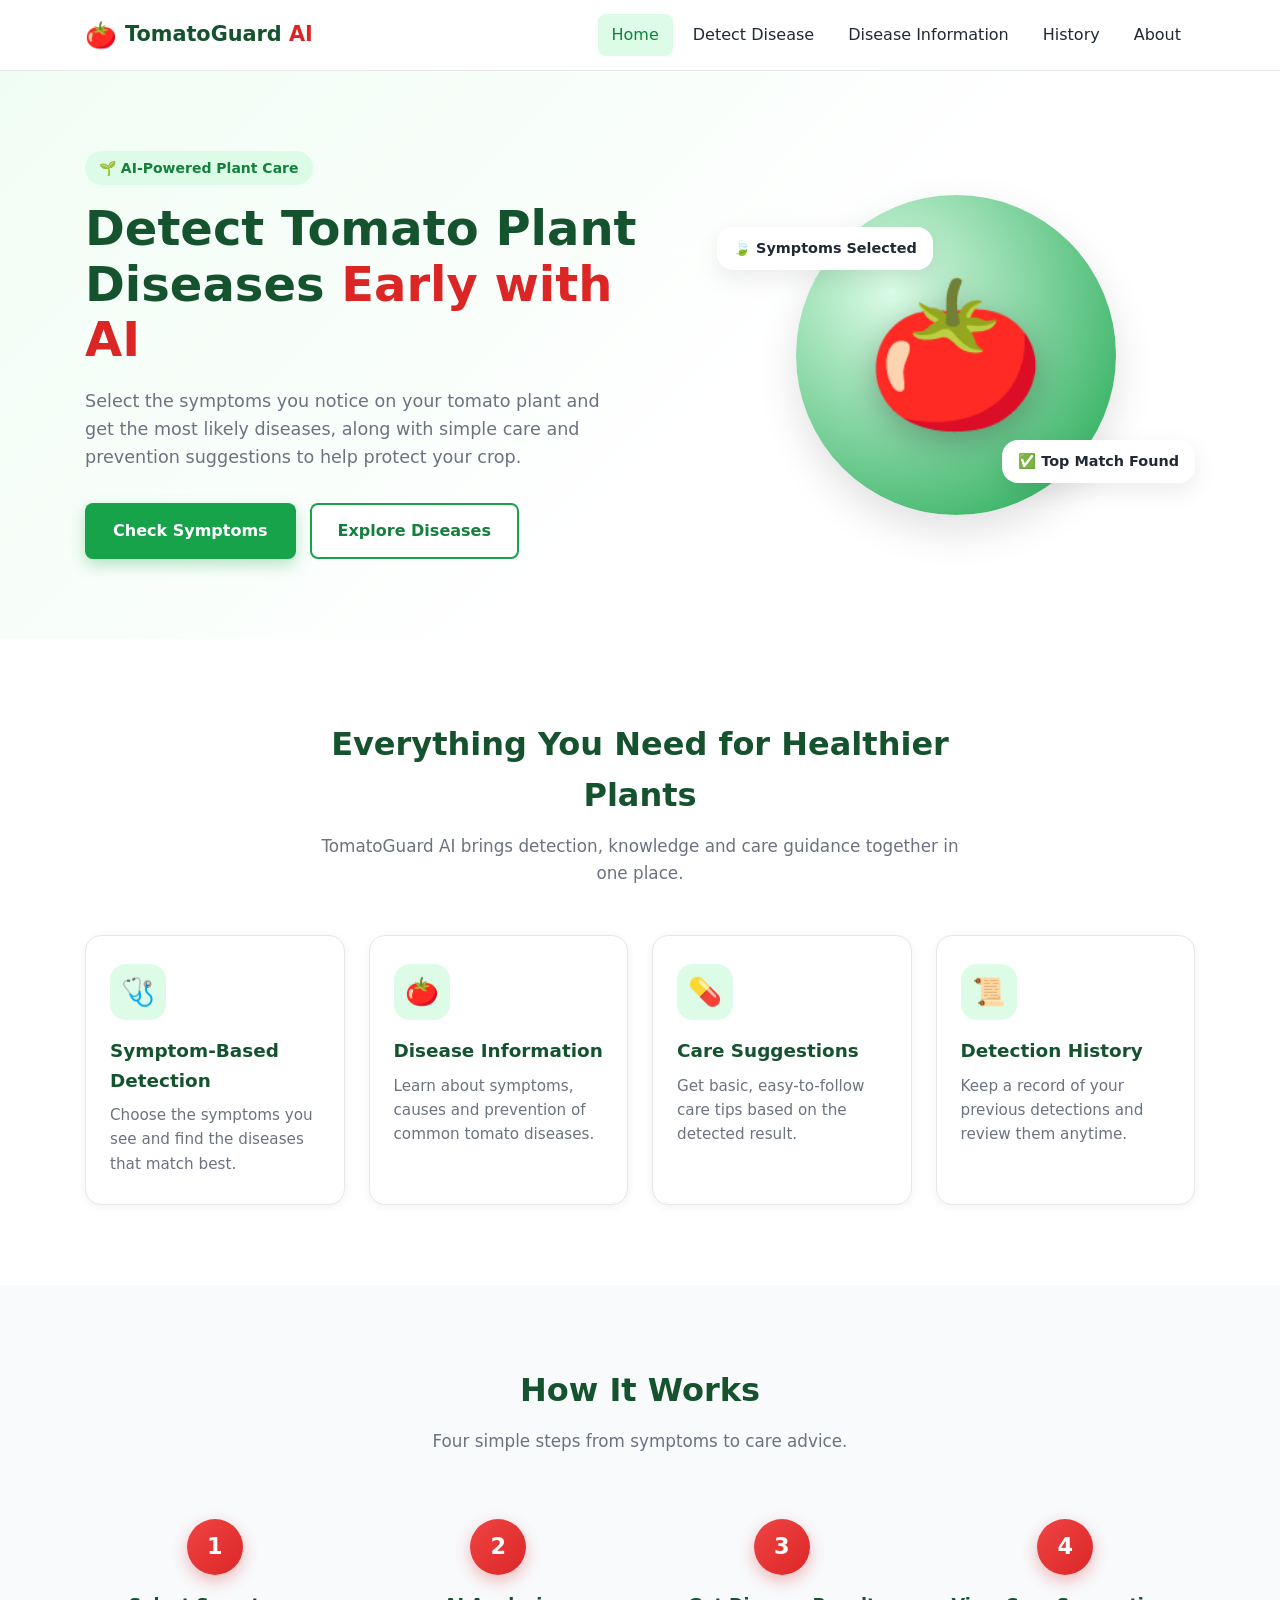
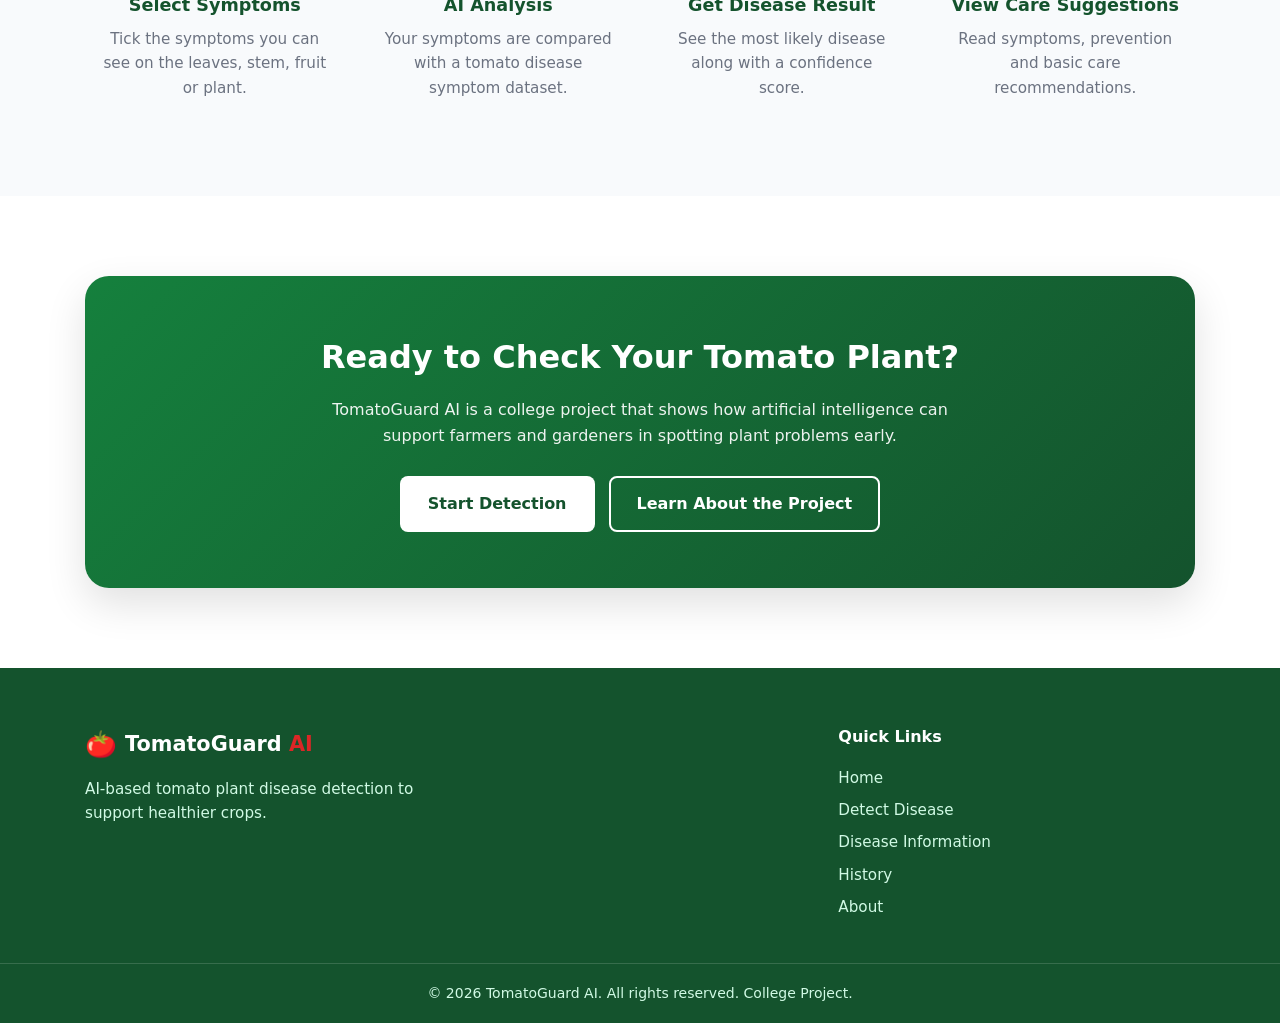
<file: index.html>
<!DOCTYPE html>
<html lang="en">
<head>
  <meta charset="UTF-8" />
  <meta name="viewport" content="width=device-width, initial-scale=1.0" />
  <meta name="description" content="TomatoGuard AI - symptom-based tomato plant disease detection system." />
  <title>TomatoGuard AI | Tomato Plant Disease Detection</title>

  <!-- index.html main folder mein hai, isliye path: css/style.css -->
  <link rel="stylesheet" href="css/style.css" />
</head>
<body>

  <!-- ================= NAVBAR ================= -->
  <header class="navbar">
    <div class="container navbar__inner">

      <!-- Logo -->
      <a href="index.html" class="logo">
        <span class="logo__icon">🍅</span>
        <span class="logo__text">TomatoGuard <span class="logo__ai">AI</span></span>
      </a>

      <!-- Mobile menu button (JavaScript se baad mein kaam karega) -->
      <button class="nav-toggle" id="navToggle" aria-label="Toggle navigation menu">
        ☰
      </button>

      <!-- Navigation links -->
      <nav class="nav-menu" id="navMenu">
        <a href="index.html" class="nav-link active">Home</a>
        <a href="pages/symptoms.html" class="nav-link">Detect Disease</a>
        <a href="pages/diseases.html" class="nav-link">Disease Information</a>
        <a href="pages/history.html" class="nav-link">History</a>
        <a href="pages/about.html" class="nav-link">About</a>
      </nav>

    </div>
  </header>

  <main>

    <!-- ================= HERO SECTION ================= -->
    <section class="hero">
      <div class="container hero__inner">

        <!-- Left side: text -->
        <div class="hero__content">
          <span class="badge">🌱 AI-Powered Plant Care</span>
          <h1 class="hero__title">
            Detect Tomato Plant Diseases <span class="highlight">Early with AI</span>
          </h1>
          <p class="hero__text">
            Select the symptoms you notice on your tomato plant and get the
            most likely diseases, along with simple care and prevention
            suggestions to help protect your crop.
          </p>
          <div class="hero__buttons">
            <a href="pages/symptoms.html" class="btn btn--primary">Check Symptoms</a>
            <a href="pages/diseases.html" class="btn btn--secondary">Explore Diseases</a>
          </div>
        </div>

        <!-- Right side: visual (abhi emoji se, baad mein image laga sakte hain) -->
        <div class="hero__visual">
          <div class="hero__circle">
            <span class="hero__emoji">🍅</span>
          </div>
          <div class="float-card float-card--one">🍃 Symptoms Selected</div>
          <div class="float-card float-card--two">✅ Top Match Found</div>
        </div>

      </div>
    </section>

    <!-- ================= FEATURES SECTION ================= -->
    <section class="section features">
      <div class="container">
        <div class="section__header">
          <h2 class="section__title">Everything You Need for Healthier Plants</h2>
          <p class="section__subtitle">
            TomatoGuard AI brings detection, knowledge and care guidance together in one place.
          </p>
        </div>

        <div class="grid grid--4">
          <article class="card feature-card">
            <div class="feature-card__icon">🩺</div>
            <h3>Symptom-Based Detection</h3>
            <p>Choose the symptoms you see and find the diseases that match best.</p>
          </article>

          <article class="card feature-card">
            <div class="feature-card__icon">🍅</div>
            <h3>Disease Information</h3>
            <p>Learn about symptoms, causes and prevention of common tomato diseases.</p>
          </article>

          <article class="card feature-card">
            <div class="feature-card__icon">💊</div>
            <h3>Care Suggestions</h3>
            <p>Get basic, easy-to-follow care tips based on the detected result.</p>
          </article>

          <article class="card feature-card">
            <div class="feature-card__icon">📜</div>
            <h3>Detection History</h3>
            <p>Keep a record of your previous detections and review them anytime.</p>
          </article>
        </div>
      </div>
    </section>

    <!-- ================= HOW IT WORKS SECTION ================= -->
    <section class="section how-it-works">
      <div class="container">
        <div class="section__header">
          <h2 class="section__title">How It Works</h2>
          <p class="section__subtitle">Four simple steps from symptoms to care advice.</p>
        </div>

        <div class="grid grid--4">
          <div class="step">
            <div class="step__number">1</div>
            <h3>Select Symptoms</h3>
            <p>Tick the symptoms you can see on the leaves, stem, fruit or plant.</p>
          </div>

          <div class="step">
            <div class="step__number">2</div>
            <h3>AI Analysis</h3>
            <p>Your symptoms are compared with a tomato disease symptom dataset.</p>
          </div>

          <div class="step">
            <div class="step__number">3</div>
            <h3>Get Disease Result</h3>
            <p>See the most likely disease along with a confidence score.</p>
          </div>

          <div class="step">
            <div class="step__number">4</div>
            <h3>View Care Suggestions</h3>
            <p>Read symptoms, prevention and basic care recommendations.</p>
          </div>
        </div>
      </div>
    </section>

    <!-- ================= ABOUT / CTA SECTION ================= -->
    <section class="section cta">
      <div class="container">
        <div class="cta__box">
          <h2>Ready to Check Your Tomato Plant?</h2>
          <p>
            TomatoGuard AI is a college project that shows how artificial
            intelligence can support farmers and gardeners in spotting plant
            problems early.
          </p>
          <div class="cta__buttons">
            <a href="pages/symptoms.html" class="btn btn--light">Start Detection</a>
            <a href="pages/about.html" class="btn btn--outline-light">Learn About the Project</a>
          </div>
        </div>
      </div>
    </section>

  </main>

  <!-- ================= FOOTER ================= -->
  <footer class="footer">
    <div class="container footer__inner">

      <div class="footer__brand">
        <a href="index.html" class="logo logo--footer">
          <span class="logo__icon">🍅</span>
          <span class="logo__text">TomatoGuard <span class="logo__ai">AI</span></span>
        </a>
        <p>AI-based tomato plant disease detection to support healthier crops.</p>
      </div>

      <div class="footer__links">
        <h4>Quick Links</h4>
        <a href="index.html">Home</a>
        <a href="pages/symptoms.html">Detect Disease</a>
        <a href="pages/diseases.html">Disease Information</a>
        <a href="pages/history.html">History</a>
        <a href="pages/about.html">About</a>
      </div>

    </div>

    <div class="footer__bottom">
      <p>&copy; 2026 TomatoGuard AI. All rights reserved. College Project.</p>
    </div>
  </footer>

     <script src="js/data.js"></script>
  <!-- JavaScript file ka link (page ke end mein lagate hain) -->
  <script src="js/script.js"></script>
</body>
</html>
</file>
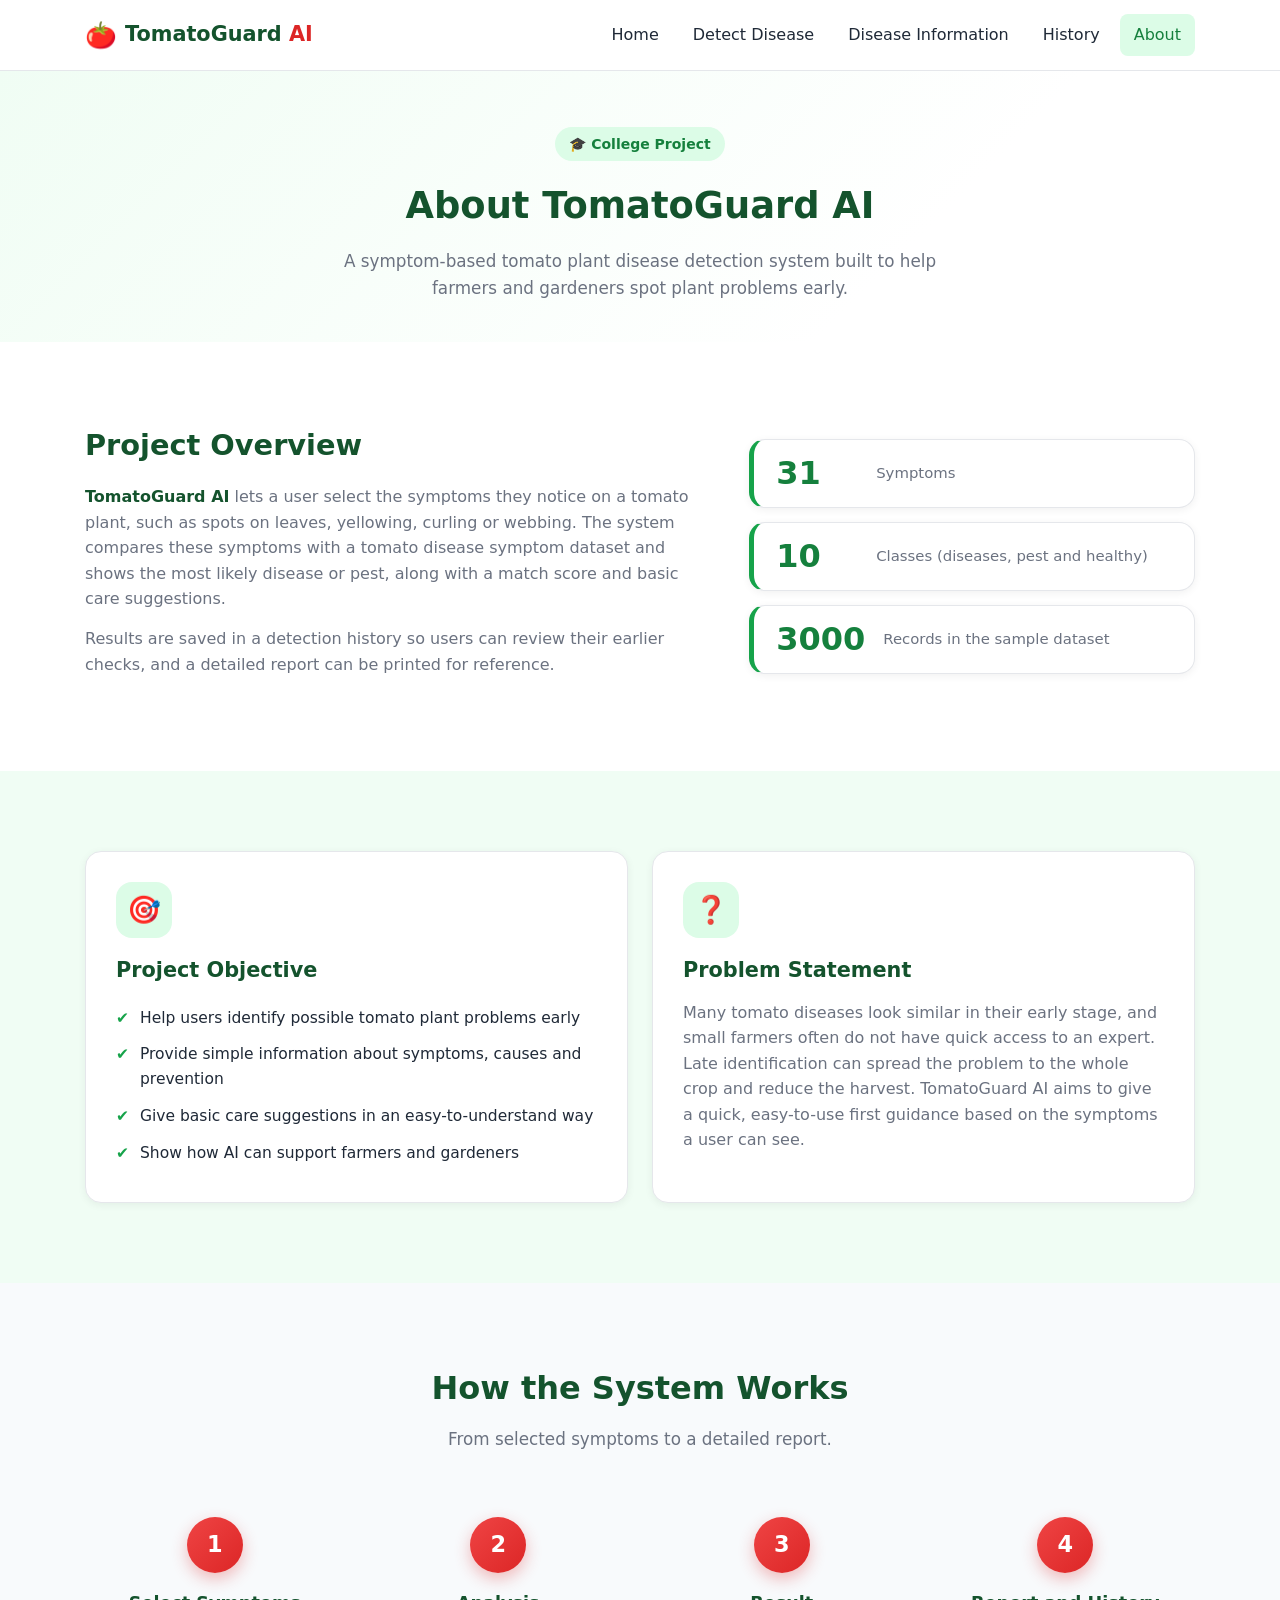
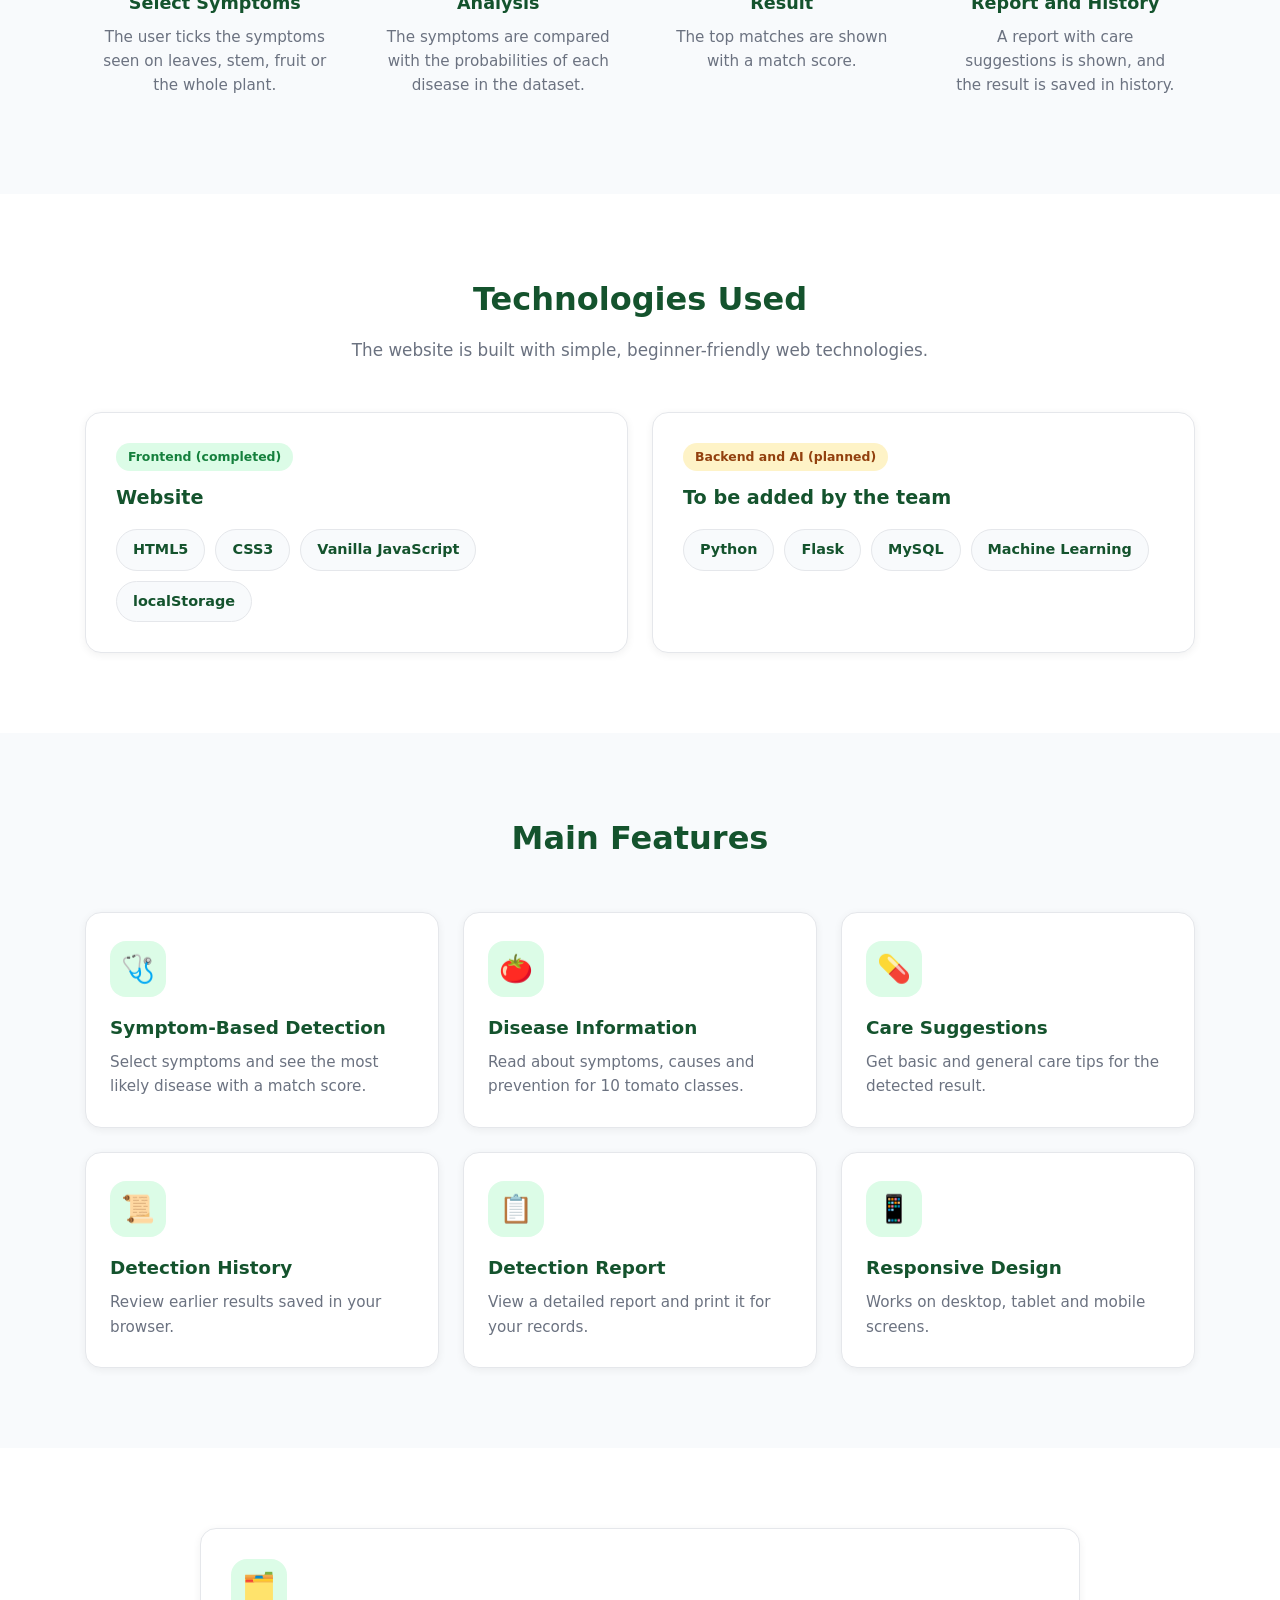
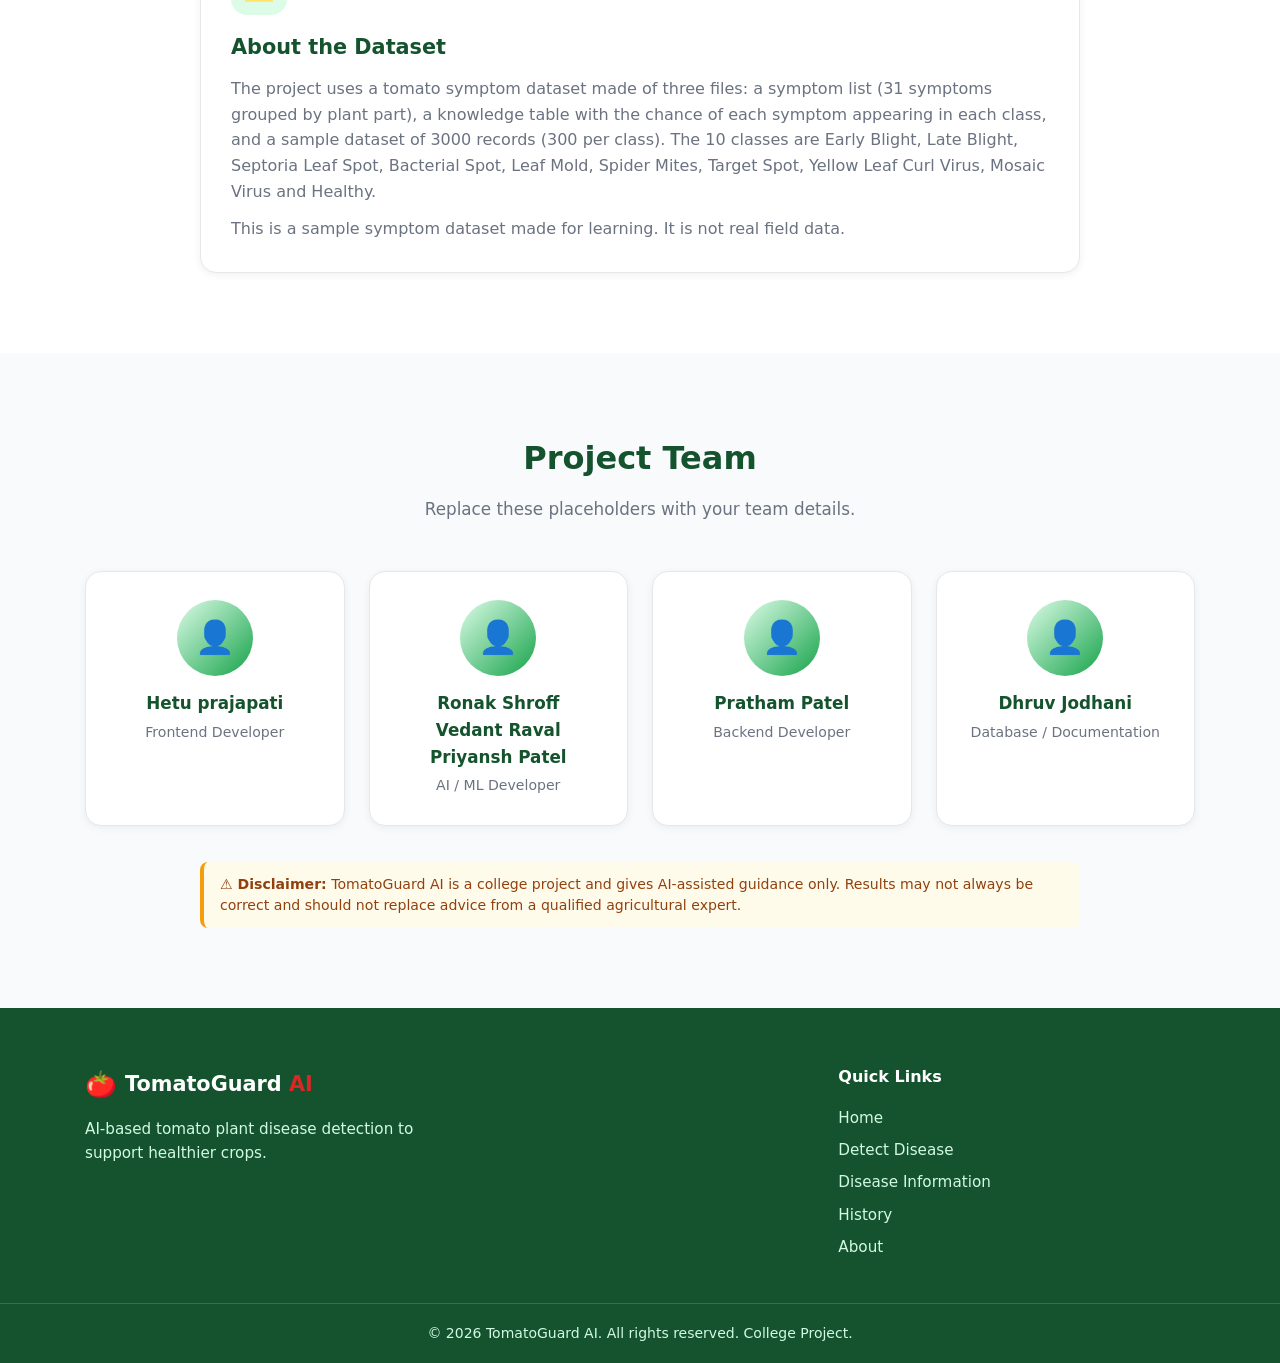
<file: pages/about.html>
<!DOCTYPE html>
<html lang="en">
<head>
  <meta charset="UTF-8" />
  <meta name="viewport" content="width=device-width, initial-scale=1.0" />
  <meta name="description" content="About TomatoGuard AI - a symptom-based tomato plant disease detection college project." />
  <title>About Project | TomatoGuard AI</title>

  <!-- Yeh file pages/ folder ke andar hai, isliye ../ use hota hai -->
  <link rel="stylesheet" href="../css/style.css" />
</head>
<body>

  <!-- ================= NAVBAR ================= -->
  <header class="navbar">
    <div class="container navbar__inner">

      <a href="../index.html" class="logo">
        <span class="logo__icon">🍅</span>
        <span class="logo__text">TomatoGuard <span class="logo__ai">AI</span></span>
      </a>

      <button class="nav-toggle" id="navToggle" aria-label="Toggle navigation menu">
        ☰
      </button>

      <nav class="nav-menu" id="navMenu">
        <a href="../index.html" class="nav-link">Home</a>
        <a href="symptoms.html" class="nav-link">Detect Disease</a>
        <a href="diseases.html" class="nav-link">Disease Information</a>
        <a href="history.html" class="nav-link">History</a>
        <a href="about.html" class="nav-link active">About</a>
      </nav>

    </div>
  </header>

  <main>

    <!-- ================= PAGE HEADER ================= -->
    <section class="page-header">
      <div class="container">
        <span class="badge">🎓 College Project</span>
        <h1 class="page-header__title">About TomatoGuard AI</h1>
        <p class="page-header__text">
          A symptom-based tomato plant disease detection system built to help
          farmers and gardeners spot plant problems early.
        </p>
      </div>
    </section>

    <!-- ================= PROJECT OVERVIEW ================= -->
    <section class="section about-overview">
      <div class="container about-overview__layout">

        <div class="about-overview__text">
          <h2 class="about-heading">Project Overview</h2>
          <p>
            <strong>TomatoGuard AI</strong> lets a user select the symptoms
            they notice on a tomato plant, such as spots on leaves, yellowing,
            curling or webbing. The system compares these symptoms with a
            tomato disease symptom dataset and shows the most likely disease or
            pest, along with a match score and basic care suggestions.
          </p>
          <p>
            Results are saved in a detection history so users can review their
            earlier checks, and a detailed report can be printed for reference.
          </p>
        </div>

        <div class="about-overview__facts">
          <div class="fact">
            <p class="fact__number">31</p>
            <p class="fact__label">Symptoms</p>
          </div>
          <div class="fact">
            <p class="fact__number">10</p>
            <p class="fact__label">Classes (diseases, pest and healthy)</p>
          </div>
          <div class="fact">
            <p class="fact__number">3000</p>
            <p class="fact__label">Records in the sample dataset</p>
          </div>
        </div>

      </div>
    </section>

    <!-- ================= OBJECTIVE AND PROBLEM ================= -->
    <section class="section about-goals">
      <div class="container">
        <div class="grid grid--2">

          <article class="info-card">
            <div class="info-card__icon">🎯</div>
            <h2>Project Objective</h2>
            <ul>
              <li>Help users identify possible tomato plant problems early</li>
              <li>Provide simple information about symptoms, causes and prevention</li>
              <li>Give basic care suggestions in an easy-to-understand way</li>
              <li>Show how AI can support farmers and gardeners</li>
            </ul>
          </article>

          <article class="info-card">
            <div class="info-card__icon">❓</div>
            <h2>Problem Statement</h2>
            <p>
              Many tomato diseases look similar in their early stage, and small
              farmers often do not have quick access to an expert. Late
              identification can spread the problem to the whole crop and
              reduce the harvest. TomatoGuard AI aims to give a quick,
              easy-to-use first guidance based on the symptoms a user can see.
            </p>
          </article>

        </div>
      </div>
    </section>

    <!-- ================= HOW IT WORKS ================= -->
    <section class="section how-it-works">
      <div class="container">
        <div class="section__header">
          <h2 class="section__title">How the System Works</h2>
          <p class="section__subtitle">From selected symptoms to a detailed report.</p>
        </div>

        <div class="grid grid--4">
          <div class="step">
            <div class="step__number">1</div>
            <h3>Select Symptoms</h3>
            <p>The user ticks the symptoms seen on leaves, stem, fruit or the whole plant.</p>
          </div>

          <div class="step">
            <div class="step__number">2</div>
            <h3>Analysis</h3>
            <p>The symptoms are compared with the probabilities of each disease in the dataset.</p>
          </div>

          <div class="step">
            <div class="step__number">3</div>
            <h3>Result</h3>
            <p>The top matches are shown with a match score.</p>
          </div>

          <div class="step">
            <div class="step__number">4</div>
            <h3>Report and History</h3>
            <p>A report with care suggestions is shown, and the result is saved in history.</p>
          </div>
        </div>
      </div>
    </section>

    <!-- ================= TECHNOLOGIES ================= -->
    <section class="section about-tech">
      <div class="container">
        <div class="section__header">
          <h2 class="section__title">Technologies Used</h2>
          <p class="section__subtitle">The website is built with simple, beginner-friendly web technologies.</p>
        </div>

        <div class="grid grid--2">

          <article class="info-card">
            <span class="tag tag--healthy">Frontend (completed)</span>
            <h3 class="info-card__subtitle">Website</h3>
            <div class="tech-list">
              <span class="tech-chip">HTML5</span>
              <span class="tech-chip">CSS3</span>
              <span class="tech-chip">Vanilla JavaScript</span>
              <span class="tech-chip">localStorage</span>
            </div>
          </article>

          <article class="info-card">
            <span class="tag tag--pest">Backend and AI (planned)</span>
            <h3 class="info-card__subtitle">To be added by the team</h3>
            <div class="tech-list">
              <span class="tech-chip">Python</span>
              <span class="tech-chip">Flask</span>
              <span class="tech-chip">MySQL</span>
              <span class="tech-chip">Machine Learning</span>
            </div>
          </article>

        </div>
      </div>
    </section>

    <!-- ================= MAIN FEATURES ================= -->
    <section class="section about-features">
      <div class="container">
        <div class="section__header">
          <h2 class="section__title">Main Features</h2>
        </div>

        <div class="grid grid--3">
          <article class="card feature-card">
            <div class="feature-card__icon">🩺</div>
            <h3>Symptom-Based Detection</h3>
            <p>Select symptoms and see the most likely disease with a match score.</p>
          </article>

          <article class="card feature-card">
            <div class="feature-card__icon">🍅</div>
            <h3>Disease Information</h3>
            <p>Read about symptoms, causes and prevention for 10 tomato classes.</p>
          </article>

          <article class="card feature-card">
            <div class="feature-card__icon">💊</div>
            <h3>Care Suggestions</h3>
            <p>Get basic and general care tips for the detected result.</p>
          </article>

          <article class="card feature-card">
            <div class="feature-card__icon">📜</div>
            <h3>Detection History</h3>
            <p>Review earlier results saved in your browser.</p>
          </article>

          <article class="card feature-card">
            <div class="feature-card__icon">📋</div>
            <h3>Detection Report</h3>
            <p>View a detailed report and print it for your records.</p>
          </article>

          <article class="card feature-card">
            <div class="feature-card__icon">📱</div>
            <h3>Responsive Design</h3>
            <p>Works on desktop, tablet and mobile screens.</p>
          </article>
        </div>
      </div>
    </section>

    <!-- ================= DATASET ================= -->
    <section class="section about-dataset">
      <div class="container">
        <div class="info-card info-card--wide">
          <div class="info-card__icon">🗂️</div>
          <h2>About the Dataset</h2>
          <p>
            The project uses a tomato symptom dataset made of three files: a
            symptom list (31 symptoms grouped by plant part), a knowledge table
            with the chance of each symptom appearing in each class, and a
            sample dataset of 3000 records (300 per class). The 10 classes are
            Early Blight, Late Blight, Septoria Leaf Spot, Bacterial Spot, Leaf
            Mold, Spider Mites, Target Spot, Yellow Leaf Curl Virus, Mosaic
            Virus and Healthy.
          </p>
          <p>
            This is a sample symptom dataset made for learning. It is not real
            field data.
          </p>
        </div>
      </div>
    </section>

    <!-- ================= TEAM ================= -->
    <section class="section about-team">
      <div class="container">
        <div class="section__header">
          <h2 class="section__title">Project Team</h2>
          <p class="section__subtitle">Replace these placeholders with your team details.</p>
        </div>

        <div class="grid grid--4">
          <article class="team-card">
            <div class="team-card__avatar">👤</div>
            <h3>Hetu prajapati</h3>
            <p class="team-card__role">Frontend Developer</p>
          </article>

          <article class="team-card">
            <div class="team-card__avatar">👤</div>
            <h3>Ronak Shroff<br>Vedant Raval<br>Priyansh Patel</h3>
            <p class="team-card__role">AI / ML Developer</p>
          </article>

          <article class="team-card">
            <div class="team-card__avatar">👤</div>
            <h3>Pratham Patel</h3>
            <p class="team-card__role">Backend Developer</p>
          </article>

          <article class="team-card">
            <div class="team-card__avatar">👤</div>
            <h3>Dhruv Jodhani</h3>
            <p class="team-card__role">Database / Documentation</p>
          </article>
        </div>

        <div class="disclaimer about-disclaimer">
          <strong>⚠️ Disclaimer:</strong> TomatoGuard AI is a college project
          and gives AI-assisted guidance only. Results may not always be
          correct and should not replace advice from a qualified agricultural
          expert.
        </div>
      </div>
    </section>

  </main>

  <!-- ================= FOOTER ================= -->
  <footer class="footer">
    <div class="container footer__inner">

      <div class="footer__brand">
        <a href="../index.html" class="logo logo--footer">
          <span class="logo__icon">🍅</span>
          <span class="logo__text">TomatoGuard <span class="logo__ai">AI</span></span>
        </a>
        <p>AI-based tomato plant disease detection to support healthier crops.</p>
      </div>

      <div class="footer__links">
        <h4>Quick Links</h4>
        <a href="../index.html">Home</a>
        <a href="symptoms.html">Detect Disease</a>
        <a href="diseases.html">Disease Information</a>
        <a href="history.html">History</a>
        <a href="about.html">About</a>
      </div>

    </div>

    <div class="footer__bottom">
      <p>&copy; 2026 TomatoGuard AI. All rights reserved. College Project.</p>
    </div>
  </footer>

  <!-- Is page par sirf mobile menu ka JavaScript chahiye -->
  <script src="../js/script.js"></script>
</body>
</html>
</file>
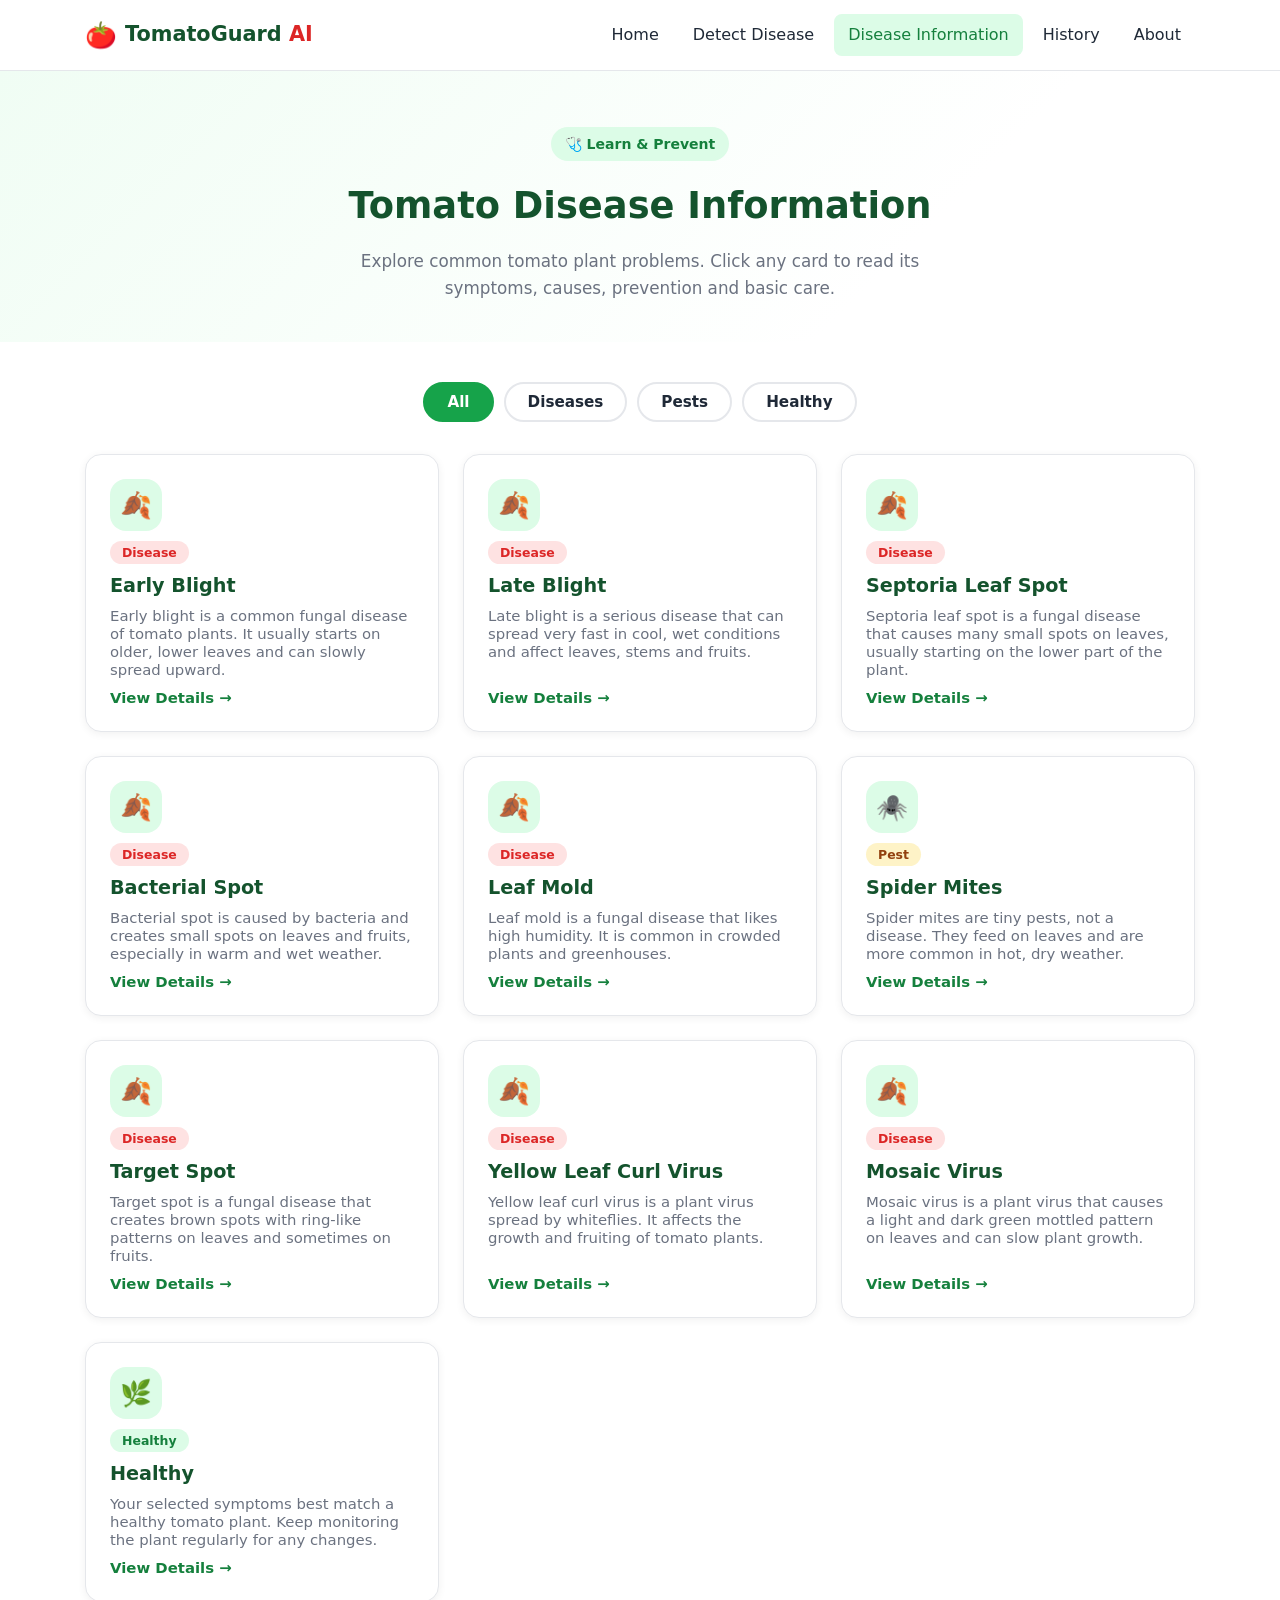
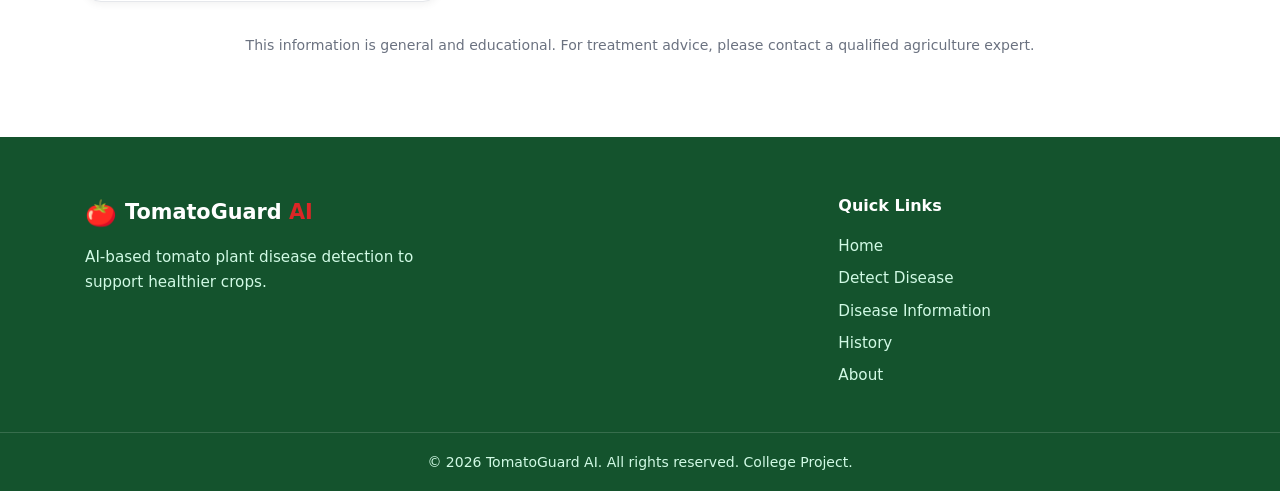
<file: pages/diseases.html>
<!DOCTYPE html>
<html lang="en">
<head>
  <meta charset="UTF-8" />
  <meta name="viewport" content="width=device-width, initial-scale=1.0" />
  <meta name="description" content="Learn about common tomato plant diseases, their symptoms, causes, prevention and basic care." />
  <title>Disease Information | TomatoGuard AI</title>

  <!-- Yeh file pages/ folder ke andar hai, isliye ../ use hota hai -->
  <link rel="stylesheet" href="../css/style.css" />
</head>
<body>

  <!-- ================= NAVBAR ================= -->
  <header class="navbar">
    <div class="container navbar__inner">

      <a href="../index.html" class="logo">
        <span class="logo__icon">🍅</span>
        <span class="logo__text">TomatoGuard <span class="logo__ai">AI</span></span>
      </a>

      <button class="nav-toggle" id="navToggle" aria-label="Toggle navigation menu">
        ☰
      </button>

      <nav class="nav-menu" id="navMenu">
        <a href="../index.html" class="nav-link">Home</a>
        <a href="symptoms.html" class="nav-link">Detect Disease</a>
        <a href="diseases.html" class="nav-link active">Disease Information</a>
        <a href="history.html" class="nav-link">History</a>
        <a href="about.html" class="nav-link">About</a>
      </nav>

    </div>
  </header>

  <main>

    <!-- ================= PAGE HEADER ================= -->
    <section class="page-header">
      <div class="container">
        <span class="badge">🩺 Learn &amp; Prevent</span>
        <h1 class="page-header__title">Tomato Disease Information</h1>
        <p class="page-header__text">
          Explore common tomato plant problems. Click any card to read its
          symptoms, causes, prevention and basic care.
        </p>
      </div>
    </section>

    <!-- ================= DISEASES SECTION ================= -->
    <section class="section diseases">
      <div class="container">

        <!-- Filter buttons (JavaScript inko control karegi) -->
        <div class="filter-bar" id="filterBar">
          <button type="button" class="filter-btn active" data-filter="all">All</button>
          <button type="button" class="filter-btn" data-filter="disease">Diseases</button>
          <button type="button" class="filter-btn" data-filter="pest">Pests</button>
          <button type="button" class="filter-btn" data-filter="healthy">Healthy</button>
        </div>

        <!-- JavaScript yahan 10 cards banayegi (Step 12) -->
        <div class="disease-grid" id="diseaseGrid">
          <p class="disease-grid__loading">Loading diseases...</p>
        </div>

        <p class="disease-note">
          This information is general and educational. For treatment advice,
          please contact a qualified agriculture expert.
        </p>

      </div>
    </section>

  </main>

  <!-- ================= DETAIL POPUP (card par click karne par khulega) ================= -->
  <div class="modal" id="diseaseModal" hidden>
    <div class="modal__overlay" id="modalOverlay"></div>

    <div class="modal__box" role="dialog" aria-modal="true" aria-labelledby="modalTitle">
      <button type="button" class="modal__close" id="modalClose" aria-label="Close details">✕</button>

      <span class="status-badge" id="modalStatus">Disease</span>
      <h2 class="modal__title" id="modalTitle">Disease Name</h2>
      <p class="modal__description" id="modalDescription">Description</p>

      <div class="modal__grid">
        <div class="detail-box">
          <h3>🔍 Common Symptoms</h3>
          <ul id="modalSymptoms"></ul>
        </div>

        <div class="detail-box">
          <h3>⚠️ Possible Causes</h3>
          <ul id="modalCauses"></ul>
        </div>

        <div class="detail-box">
          <h3>🛡️ Prevention</h3>
          <ul id="modalPrevention"></ul>
        </div>

        <div class="detail-box">
          <h3>💊 Basic Care</h3>
          <ul id="modalCare"></ul>
        </div>
      </div>

      <div class="disclaimer">
        <strong>⚠️ Disclaimer:</strong> This is general, educational information.
        Please consult a qualified agricultural expert for treatment advice.
      </div>
    </div>
  </div>

  <!-- ================= FOOTER ================= -->
  <footer class="footer">
    <div class="container footer__inner">

      <div class="footer__brand">
        <a href="../index.html" class="logo logo--footer">
          <span class="logo__icon">🍅</span>
          <span class="logo__text">TomatoGuard <span class="logo__ai">AI</span></span>
        </a>
        <p>AI-based tomato plant disease detection to support healthier crops.</p>
      </div>

      <div class="footer__links">
        <h4>Quick Links</h4>
        <a href="../index.html">Home</a>
        <a href="symptoms.html">Detect Disease</a>
        <a href="diseases.html">Disease Information</a>
        <a href="history.html">History</a>
        <a href="about.html">About</a>
      </div>

    </div>

    <div class="footer__bottom">
      <p>&copy; 2026 TomatoGuard AI. All rights reserved. College Project.</p>
    </div>
  </footer>

  <!-- IMPORTANT: data.js pehle, script.js baad mein -->
  <script src="../js/data.js"></script>
  <script src="../js/script.js"></script>
</body>
</html>
</file>
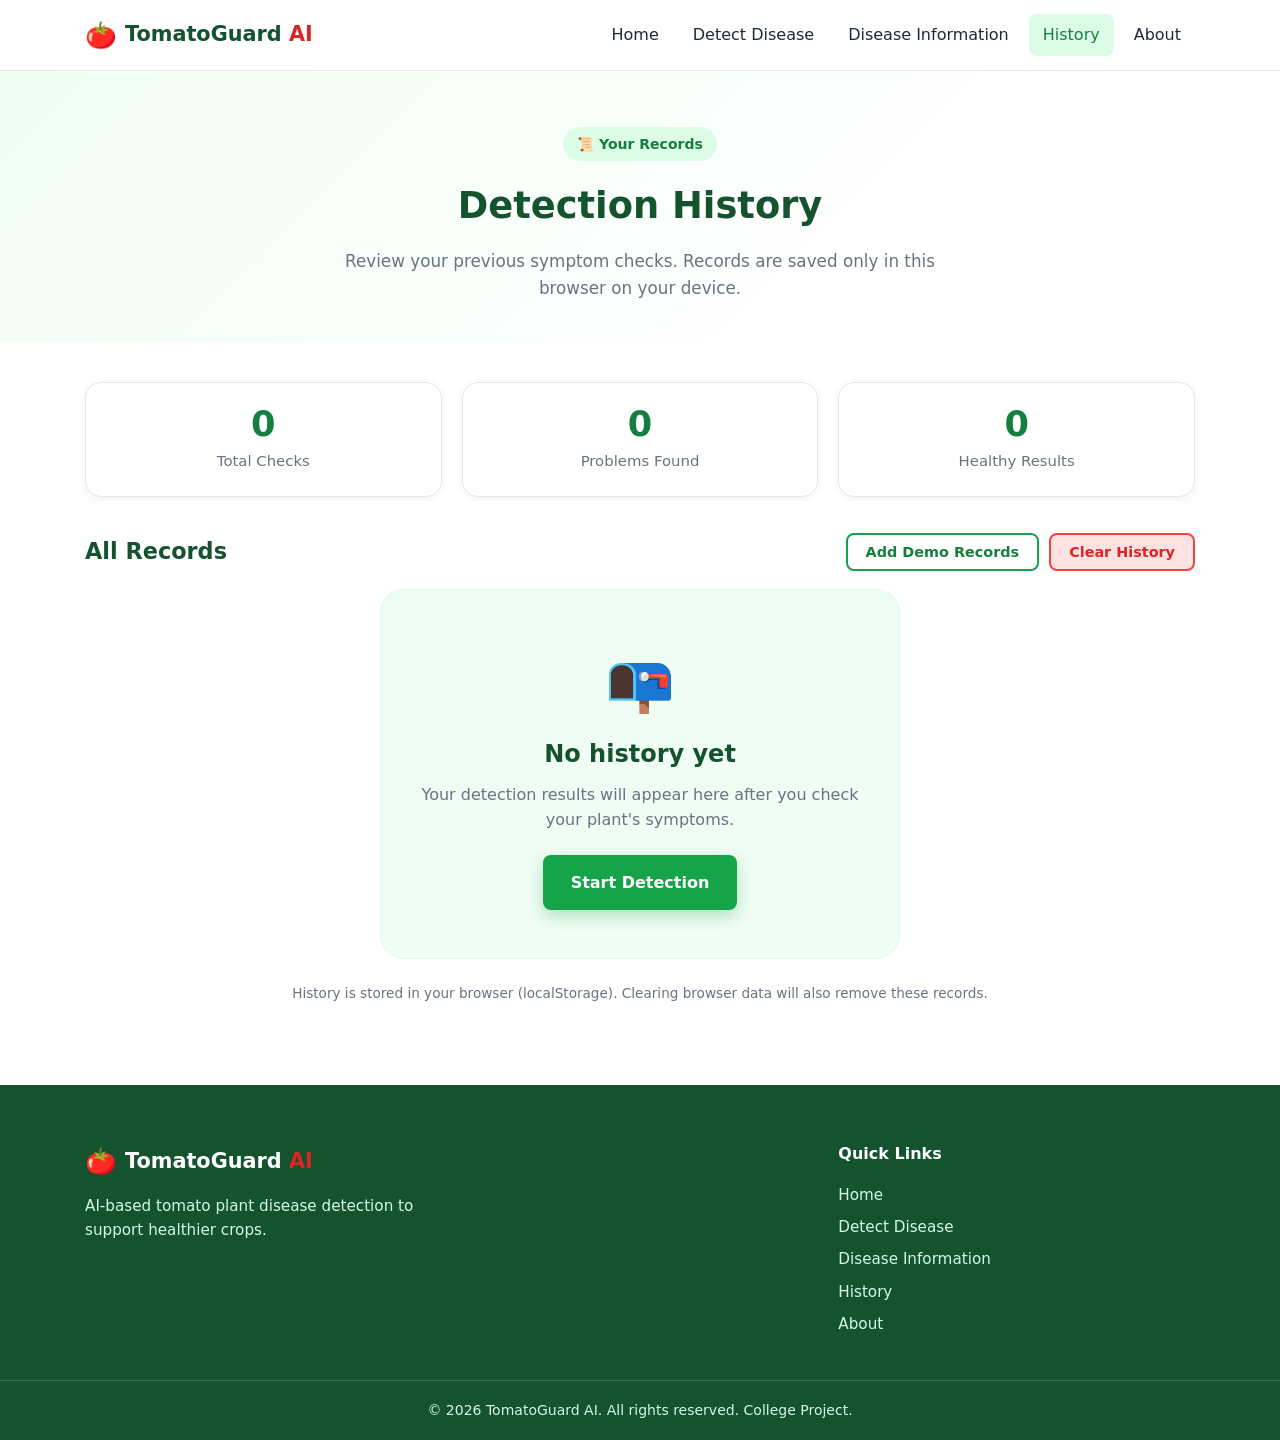
<file: pages/history.html>
<!DOCTYPE html>
<html lang="en">
<head>
  <meta charset="UTF-8" />
  <meta name="viewport" content="width=device-width, initial-scale=1.0" />
  <meta name="description" content="View your previous tomato disease detection results in TomatoGuard AI." />
  <title>Detection History | TomatoGuard AI</title>

  <!-- Yeh file pages/ folder ke andar hai, isliye ../ use hota hai -->
  <link rel="stylesheet" href="../css/style.css" />
</head>
<body>

  <!-- ================= NAVBAR ================= -->
  <header class="navbar">
    <div class="container navbar__inner">

      <a href="../index.html" class="logo">
        <span class="logo__icon">🍅</span>
        <span class="logo__text">TomatoGuard <span class="logo__ai">AI</span></span>
      </a>

      <button class="nav-toggle" id="navToggle" aria-label="Toggle navigation menu">
        ☰
      </button>

      <nav class="nav-menu" id="navMenu">
        <a href="../index.html" class="nav-link">Home</a>
        <a href="symptoms.html" class="nav-link">Detect Disease</a>
        <a href="diseases.html" class="nav-link">Disease Information</a>
        <a href="history.html" class="nav-link active">History</a>
        <a href="about.html" class="nav-link">About</a>
      </nav>

    </div>
  </header>

  <main>

    <!-- ================= PAGE HEADER ================= -->
    <section class="page-header">
      <div class="container">
        <span class="badge">📜 Your Records</span>
        <h1 class="page-header__title">Detection History</h1>
        <p class="page-header__text">
          Review your previous symptom checks. Records are saved only in this
          browser on your device.
        </p>
      </div>
    </section>

    <!-- ================= HISTORY SECTION ================= -->
    <section class="section history">
      <div class="container">

        <!-- Stats cards (JavaScript numbers bharegi) -->
        <div class="stats">
          <div class="stat-card">
            <p class="stat-card__number" id="statTotal">2</p>
            <p class="stat-card__label">Total Checks</p>
          </div>
          <div class="stat-card">
            <p class="stat-card__number" id="statDiseases">1</p>
            <p class="stat-card__label">Problems Found</p>
          </div>
          <div class="stat-card">
            <p class="stat-card__number" id="statHealthy">1</p>
            <p class="stat-card__label">Healthy Results</p>
          </div>
        </div>

        <!-- Toolbar: buttons -->
        <div class="history-toolbar">
          <h2 class="history-toolbar__title">All Records</h2>
          <div class="history-toolbar__buttons">
            <button type="button" class="btn btn--secondary btn--small" id="addDemoBtn">
              Add Demo Records
            </button>
            <button type="button" class="btn btn--danger" id="clearHistoryBtn">
              Clear History
            </button>
          </div>
        </div>

        <!-- Khaali history ka message (abhi hidden) -->
        <div class="history-empty" id="historyEmpty" hidden>
          <div class="history-empty__icon">📭</div>
          <h2>No history yet</h2>
          <p>Your detection results will appear here after you check your plant's symptoms.</p>
          <a href="symptoms.html" class="btn btn--primary">Start Detection</a>
        </div>

        <!-- History table -->
        <div class="history-table-wrap" id="historyContent">
          <table class="history-table">
            <thead>
              <tr>
                <th>#</th>
                <th>Date</th>
                <th>Result</th>
                <th>Match Score</th>
                <th>Symptoms</th>
                <th>Status</th>
              </tr>
            </thead>
            <!-- JavaScript yahan asli records bharegi (Step 14B) -->
            <tbody id="historyBody">
              <tr>
                <td>1</td>
                <td>October 8, 2026</td>
                <td>Early Blight</td>
                <td>96.8%</td>
                <td>4</td>
                <td>Detected</td>
              </tr>
              <tr>
                <td>2</td>
                <td>October 7, 2026</td>
                <td>Healthy</td>
                <td>98.2%</td>
                <td>2</td>
                <td>Healthy</td>
              </tr>
            </tbody>
          </table>
        </div>

        <p class="history-note">
          History is stored in your browser (localStorage). Clearing browser
          data will also remove these records.
        </p>

      </div>
    </section>

  </main>

  <!-- ================= FOOTER ================= -->
  <footer class="footer">
    <div class="container footer__inner">

      <div class="footer__brand">
        <a href="../index.html" class="logo logo--footer">
          <span class="logo__icon">🍅</span>
          <span class="logo__text">TomatoGuard <span class="logo__ai">AI</span></span>
        </a>
        <p>AI-based tomato plant disease detection to support healthier crops.</p>
      </div>

      <div class="footer__links">
        <h4>Quick Links</h4>
        <a href="../index.html">Home</a>
        <a href="symptoms.html">Detect Disease</a>
        <a href="diseases.html">Disease Information</a>
        <a href="history.html">History</a>
        <a href="about.html">About</a>
      </div>

    </div>

    <div class="footer__bottom">
      <p>&copy; 2026 TomatoGuard AI. All rights reserved. College Project.</p>
    </div>
  </footer>

  <!-- IMPORTANT: data.js pehle, script.js baad mein -->
  <script src="../js/data.js"></script>
  <script src="../js/script.js"></script>
</body>
</html>
</file>
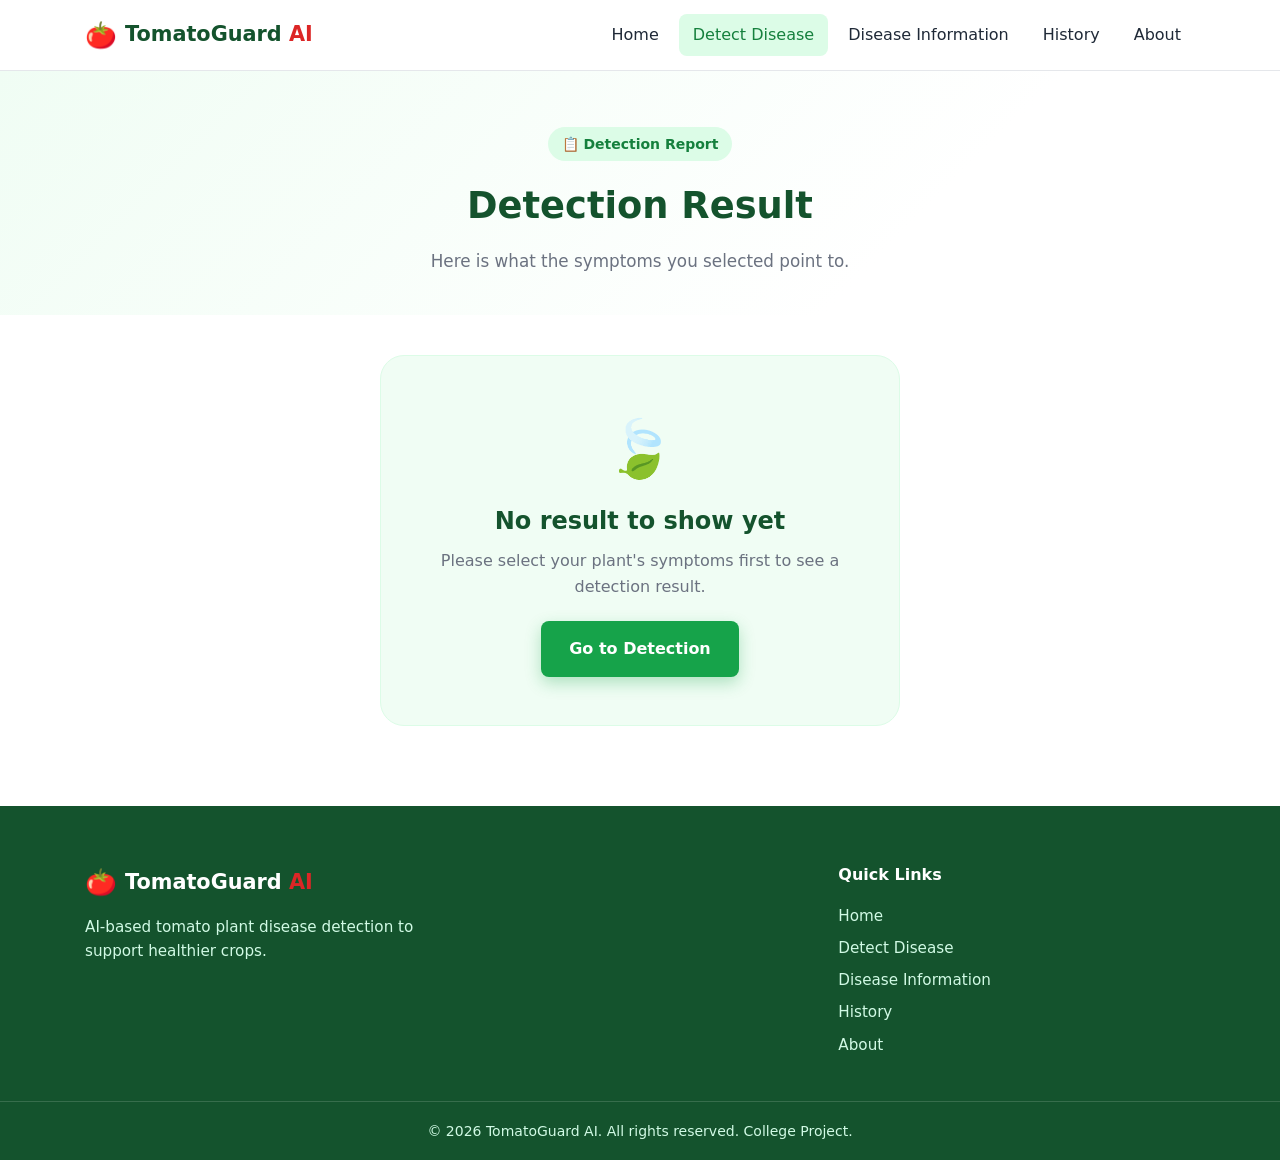
<file: pages/result.html>
<!DOCTYPE html>
<html lang="en">
<head>
  <meta charset="UTF-8" />
  <meta name="viewport" content="width=device-width, initial-scale=1.0" />
  <meta name="description" content="View the symptom-based tomato disease detection result." />
  <title>Detection Result | TomatoGuard AI</title>

  <!-- Yeh file pages/ folder ke andar hai, isliye ../ use hota hai -->
  <link rel="stylesheet" href="../css/style.css" />
</head>
<body>

  <!-- ================= NAVBAR ================= -->
  <header class="navbar">
    <div class="container navbar__inner">

      <a href="../index.html" class="logo">
        <span class="logo__icon">🍅</span>
        <span class="logo__text">TomatoGuard <span class="logo__ai">AI</span></span>
      </a>

      <button class="nav-toggle" id="navToggle" aria-label="Toggle navigation menu">
        ☰
      </button>

      <nav class="nav-menu" id="navMenu">
        <a href="../index.html" class="nav-link">Home</a>
        <a href="symptoms.html" class="nav-link active">Detect Disease</a>
        <a href="diseases.html" class="nav-link">Disease Information</a>
        <a href="history.html" class="nav-link">History</a>
        <a href="about.html" class="nav-link">About</a>
      </nav>

    </div>
  </header>

  <main>

    <!-- ================= PAGE HEADER ================= -->
    <section class="page-header">
      <div class="container">
        <span class="badge">📋 Detection Report</span>
        <h1 class="page-header__title">Detection Result</h1>
        <p class="page-header__text">
          Here is what the symptoms you selected point to.
        </p>
      </div>
    </section>

    <!-- ================= RESULT SECTION ================= -->
    <section class="section result">
      <div class="container">

        <!-- Agar koi result nahi mila (direct page khola) to yeh dikhega. Abhi hidden hai -->
        <div class="no-result" id="noResult" hidden>
          <div class="no-result__icon">🍃</div>
          <h2>No result to show yet</h2>
          <p>Please select your plant's symptoms first to see a detection result.</p>
          <a href="symptoms.html" class="btn btn--primary">Go to Detection</a>
        </div>

        <!-- Main result card -->
        <div class="result-card" id="resultCard">

          <!-- Top part: disease name + confidence -->
          <div class="result-card__top">

            <div class="result-card__summary">
              <span class="status-badge" id="statusBadge">Disease Detected</span>
              <h2 class="result-card__disease" id="diseaseName">Early Blight</h2>

              <p class="confidence__label">
                Match Score: <strong id="confidenceValue">59.5%</strong>
              </p>
              <div class="progress" aria-label="Match score">
                <div class="progress__bar" id="confidenceBar" style="width: 59.5%;"></div>
              </div>

              <p class="result-card__description" id="diseaseDescription">
                Early blight is a common fungal disease of tomato plants. It
                usually starts on older, lower leaves and can slowly spread upward.
              </p>

              <p class="result-card__meta">
                Analyzed on: <span id="analysisDate">October 10, 2026</span>
              </p>
            </div>

            <!-- Selected symptoms -->
            <div class="result-card__symptoms">
              <h3>✅ Symptoms You Selected</h3>
              <ul class="symptom-tags" id="selectedSymptoms">
                <li>Problem started on the lower (older) leaves</li>
                <li>Spots with ring-like (target) pattern</li>
                <li>Yellow ring around the spots</li>
              </ul>
            </div>

          </div>

          <!-- Other possible matches -->
          <div class="other-matches">
            <h3>Other Possible Matches</h3>
            <div id="otherMatches">
              <div class="other-match">
                <span class="other-match__name">Target Spot</span>
                <span class="other-match__percent">36.5%</span>
              </div>
              <div class="other-match">
                <span class="other-match__name">Septoria Leaf Spot</span>
                <span class="other-match__percent">2.8%</span>
              </div>
            </div>
          </div>

          <!-- Details grid: symptoms, causes, prevention, care -->
          <div class="result-details">

            <div class="detail-box">
              <h3>🔍 Common Symptoms</h3>
              <ul id="symptomsList">
                <li>Dark brown spots on older leaves</li>
                <li>Ring-like (target) pattern inside the spots</li>
                <li>Yellowing around the spots</li>
              </ul>
            </div>

            <div class="detail-box">
              <h3>⚠️ Possible Causes</h3>
              <ul id="causesList">
                <li>Fungal infection</li>
                <li>Warm and humid weather</li>
                <li>Infected plant debris in the soil</li>
              </ul>
            </div>

            <div class="detail-box">
              <h3>🛡️ Prevention</h3>
              <ul id="preventionList">
                <li>Rotate crops every season</li>
                <li>Avoid wetting the leaves while watering</li>
                <li>Keep enough space between plants</li>
              </ul>
            </div>

            <div class="detail-box">
              <h3>💊 Basic Care Suggestions</h3>
              <ul id="careList">
                <li>Remove and dispose of badly affected leaves</li>
                <li>Improve air circulation around plants</li>
                <li>Ask a local agriculture expert about suitable treatment</li>
              </ul>
            </div>

          </div>

          <!-- Disclaimer -->
          <div class="disclaimer">
            <strong>⚠️ Disclaimer:</strong> This is an AI-assisted identification
            based on a sample symptom dataset and may not always be correct. It
            should not replace advice from a qualified agricultural expert.
          </div>

          <!-- Action buttons -->
          <div class="result-actions">
            <a href="symptoms.html" class="btn btn--primary">Check Again</a>
            <a href="diseases.html" class="btn btn--secondary">View Disease Information</a>
            <a href="history.html" class="btn btn--secondary">View History</a>
            <button type="button" class="btn btn--secondary" id="printBtn">Print Report</button>
          </div>

        </div>

      </div>
    </section>

  </main>

  <!-- ================= FOOTER ================= -->
  <footer class="footer">
    <div class="container footer__inner">

      <div class="footer__brand">
        <a href="../index.html" class="logo logo--footer">
          <span class="logo__icon">🍅</span>
          <span class="logo__text">TomatoGuard <span class="logo__ai">AI</span></span>
        </a>
        <p>AI-based tomato plant disease detection to support healthier crops.</p>
      </div>

      <div class="footer__links">
        <h4>Quick Links</h4>
        <a href="../index.html">Home</a>
        <a href="symptoms.html">Detect Disease</a>
        <a href="diseases.html">Disease Information</a>
        <a href="history.html">History</a>
        <a href="about.html">About</a>
      </div>

    </div>

    <div class="footer__bottom">
      <p>&copy; 2026 TomatoGuard AI. All rights reserved. College Project.</p>
    </div>
  </footer>

  <script src="../js/data.js"></script>
  <script src="../js/script.js"></script>
</body>
</html>
</file>
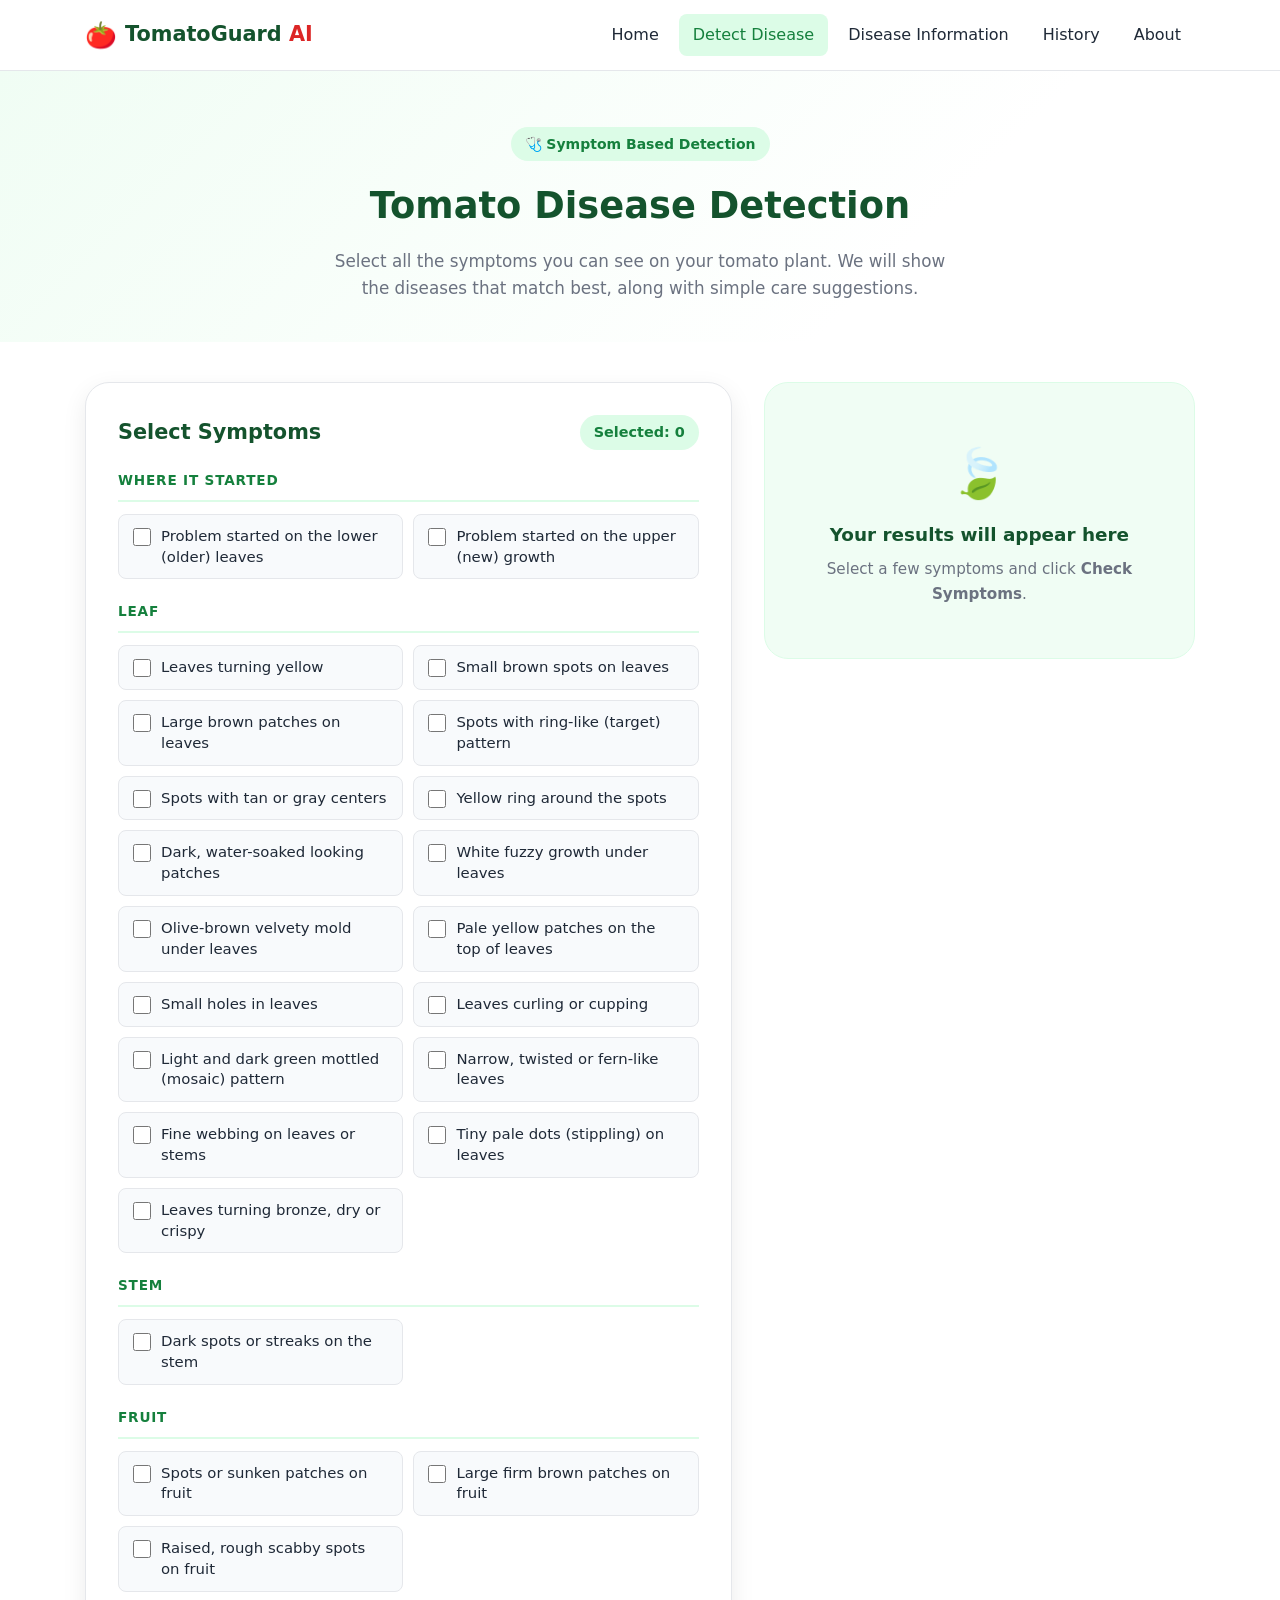
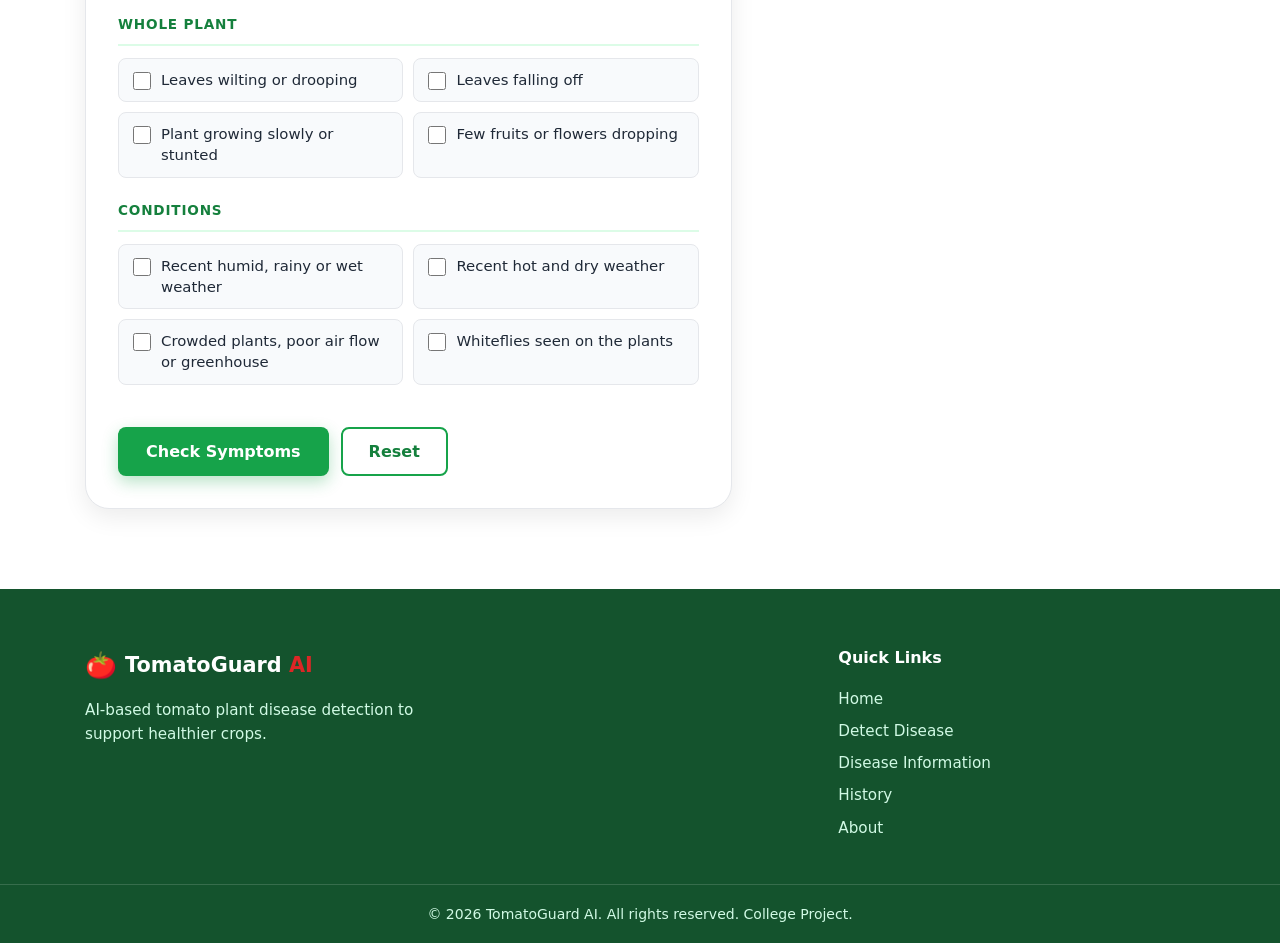
<file: pages/symptoms.html>
<!DOCTYPE html>
<html lang="en">
<head>
  <meta charset="UTF-8" />
  <meta name="viewport" content="width=device-width, initial-scale=1.0" />
  <meta name="description" content="Select the symptoms you see on your tomato plant and find possible diseases with TomatoGuard AI." />
  <title>Detect Disease | TomatoGuard AI</title>

  <!-- Yeh file pages/ folder ke andar hai, isliye ../ se ek folder peeche jaate hain -->
  <link rel="stylesheet" href="../css/style.css" />
</head>
<body>

  <!-- ================= NAVBAR ================= -->
  <header class="navbar">
    <div class="container navbar__inner">

      <a href="../index.html" class="logo">
        <span class="logo__icon">🍅</span>
        <span class="logo__text">TomatoGuard <span class="logo__ai">AI</span></span>
      </a>

      <button class="nav-toggle" id="navToggle" aria-label="Toggle navigation menu">
        ☰
      </button>

      <nav class="nav-menu" id="navMenu">
        <a href="../index.html" class="nav-link">Home</a>
        <a href="symptoms.html" class="nav-link active">Detect Disease</a>
        <a href="diseases.html" class="nav-link">Disease Information</a>
        <a href="history.html" class="nav-link">History</a>
        <a href="about.html" class="nav-link">About</a>
      </nav>

    </div>
  </header>

  <main>

    <!-- ================= PAGE HEADER ================= -->
    <section class="page-header">
      <div class="container">
        <span class="badge">🩺 Symptom Based Detection</span>
        <h1 class="page-header__title">Tomato Disease Detection</h1>
        <p class="page-header__text">
          Select all the symptoms you can see on your tomato plant. We will
          show the diseases that match best, along with simple care suggestions.
        </p>
      </div>
    </section>

    <!-- ================= SYMPTOM CHECKER SECTION ================= -->
    <section class="section checker">
      <div class="container checker__layout">

        <!-- Left: symptom selection card -->
        <div class="checker-card">

          <div class="checker-card__top">
            <h2 class="checker-card__title">Select Symptoms</h2>
            <p class="checker-card__count">
              Selected: <strong id="selectedCount">0</strong>
            </p>
          </div>

          <!-- Error message area (JS yahan error dikhayegi) -->
          <div class="error-message" id="symptomError" role="alert" hidden></div>

          <!-- JavaScript yahan 31 symptoms ki checkboxes banayegi (Step 8) -->
          <div class="symptom-groups" id="symptomGroups">
            <p class="symptom-groups__loading">Loading symptoms...</p>
          </div>

          <!-- Buttons -->
          <div class="checker-actions">
            <button type="button" class="btn btn--primary" id="checkBtn">
              Check Symptoms
            </button>
            <button type="button" class="btn btn--secondary" id="resetBtn">
              Reset
            </button>
          </div>

        </div>

        <!-- Right: result area -->
        <aside class="checker-results" id="symptomResults">

          <!-- Result aane se pehle yeh message dikhega -->
          <div class="checker-results__empty" id="resultsEmpty">
            <div class="checker-results__icon">🍃</div>
            <h2>Your results will appear here</h2>
            <p>Select a few symptoms and click <strong>Check Symptoms</strong>.</p>
          </div>

          <!-- Result aane ke baad yeh dikhega (abhi hidden) -->
          <div class="checker-results__content" id="resultsContent" hidden>
            <h2 class="checker-results__title">Possible Matches</h2>
            <div id="resultList"></div>

            <div class="disclaimer">
              <strong>⚠️ Disclaimer:</strong> These results are based on a
              sample symptom dataset and are for learning and guidance only.
              They may not be correct. Please consult a qualified agricultural
              expert for a proper diagnosis.
            </div>
          </div>

        </aside>

      </div>
    </section>

  </main>

  <!-- ================= FOOTER ================= -->
  <footer class="footer">
    <div class="container footer__inner">

      <div class="footer__brand">
        <a href="../index.html" class="logo logo--footer">
          <span class="logo__icon">🍅</span>
          <span class="logo__text">TomatoGuard <span class="logo__ai">AI</span></span>
        </a>
        <p>AI-based tomato plant disease detection to support healthier crops.</p>
      </div>

      <div class="footer__links">
        <h4>Quick Links</h4>
        <a href="../index.html">Home</a>
        <a href="symptoms.html">Detect Disease</a>
        <a href="diseases.html">Disease Information</a>
        <a href="history.html">History</a>
        <a href="about.html">About</a>
      </div>

    </div>

    <div class="footer__bottom">
      <p>&copy; 2026 TomatoGuard AI. All rights reserved. College Project.</p>
    </div>
  </footer>

  <!-- IMPORTANT: data.js pehle, script.js baad mein -->
  <script src="../js/data.js"></script>
  <script src="../js/script.js"></script>
</body>
</html>
</file>
<file: css/style.css>
/* =========================================================
   TomatoGuard AI - style.css
   Sections:
   1. Reset
   2. Variables
   3. Global
   4. Navbar
   5. Hero
   6. Buttons
   7. Cards / Features
   8. How It Works
   9. CTA
   10. Footer
   11. Responsive  (hamesha sabse last mein rahega)

   Aage ke pages ka CSS (Symptoms, Result, History, Diseases, About)
   "11. RESPONSIVE" ke UPAR add hoga.
   ========================================================= */


/* ================= 1. RESET ================= */
*,
*::before,
*::after {
  margin: 0;
  padding: 0;
  box-sizing: border-box;
}

html {
  scroll-behavior: smooth;
}

img {
  max-width: 100%;
  display: block;
}

a {
  text-decoration: none;
  color: inherit;
}

ul {
  list-style: none;
}

button {
  font-family: inherit;
  cursor: pointer;
}

/* "hidden" attribute wale elements ko hamesha chhupane ke liye */
[hidden] {
  display: none !important;
}


/* ================= 2. VARIABLES ================= */
:root {
  /* Colors */
  --green-900: #14532d;
  --green-700: #15803d;
  --green-600: #16a34a;
  --green-100: #dcfce7;
  --green-50: #f0fdf4;

  --tomato-600: #dc2626;
  --tomato-500: #ef4444;
  --tomato-100: #fee2e2;

  --text-dark: #1f2937;
  --text-muted: #6b7280;
  --white: #ffffff;
  --bg-light: #f8fafc;
  --border: #e5e7eb;

  /* Shadows */
  --shadow-sm: 0 2px 8px rgba(0, 0, 0, 0.06);
  --shadow-md: 0 8px 24px rgba(0, 0, 0, 0.08);
  --shadow-lg: 0 16px 40px rgba(0, 0, 0, 0.12);

  /* Radius */
  --radius-sm: 8px;
  --radius-md: 16px;
  --radius-lg: 24px;

  /* Font */
  --font-main: "Segoe UI", system-ui, -apple-system, Roboto, Arial, sans-serif;
}


/* ================= 3. GLOBAL ================= */
body {
  font-family: var(--font-main);
  color: var(--text-dark);
  background: var(--white);
  line-height: 1.6;
}

.container {
  width: 100%;
  max-width: 1150px;
  margin: 0 auto;
  padding: 0 20px;
}

.section {
  padding: 80px 0;
}

.section__header {
  text-align: center;
  max-width: 640px;
  margin: 0 auto 48px;
}

.section__title {
  font-size: 2rem;
  color: var(--green-900);
  margin-bottom: 12px;
}

.section__subtitle {
  color: var(--text-muted);
  font-size: 1.05rem;
}

.grid {
  display: grid;
  gap: 24px;
}

.grid--4 {
  grid-template-columns: repeat(4, 1fr);
}

.badge {
  display: inline-block;
  background: var(--green-100);
  color: var(--green-700);
  font-weight: 600;
  font-size: 0.875rem;
  padding: 6px 14px;
  border-radius: 999px;
  margin-bottom: 16px;
}


/* ================= 4. NAVBAR ================= */
.navbar {
  position: sticky;
  top: 0;
  z-index: 100;
  background: rgba(255, 255, 255, 0.95);
  backdrop-filter: blur(8px);
  border-bottom: 1px solid var(--border);
}

.navbar__inner {
  display: flex;
  align-items: center;
  justify-content: space-between;
  height: 70px;
}

.logo {
  display: flex;
  align-items: center;
  gap: 8px;
  font-size: 1.3rem;
  font-weight: 700;
  color: var(--green-900);
}

.logo__icon {
  font-size: 1.6rem;
}

.logo__ai {
  color: var(--tomato-600);
}

.nav-menu {
  display: flex;
  align-items: center;
  gap: 6px;
}

.nav-link {
  padding: 8px 14px;
  border-radius: var(--radius-sm);
  font-weight: 500;
  color: var(--text-dark);
  transition: background 0.2s ease, color 0.2s ease;
}

.nav-link:hover {
  background: var(--green-50);
  color: var(--green-700);
}

.nav-link.active {
  background: var(--green-100);
  color: var(--green-700);
}

/* Mobile menu button (desktop par hidden) */
.nav-toggle {
  display: none;
  background: none;
  border: none;
  font-size: 1.8rem;
  color: var(--green-900);
}


/* ================= 5. HERO ================= */
.hero {
  background: linear-gradient(135deg, var(--green-50) 0%, #ffffff 60%);
  padding: 80px 0;
  overflow: hidden;
}

.hero__inner {
  display: grid;
  grid-template-columns: 1.1fr 0.9fr;
  align-items: center;
  gap: 48px;
}

.hero__title {
  font-size: 3rem;
  line-height: 1.15;
  color: var(--green-900);
  margin-bottom: 20px;
}

.highlight {
  color: var(--tomato-600);
}

.hero__text {
  font-size: 1.1rem;
  color: var(--text-muted);
  margin-bottom: 32px;
  max-width: 520px;
}

.hero__buttons {
  display: flex;
  flex-wrap: wrap;
  gap: 14px;
}

/* Hero visual */
.hero__visual {
  position: relative;
  display: flex;
  justify-content: center;
  align-items: center;
}

.hero__circle {
  width: 320px;
  height: 320px;
  border-radius: 50%;
  background: radial-gradient(circle at 30% 30%, var(--green-100), var(--green-600));
  display: flex;
  align-items: center;
  justify-content: center;
  box-shadow: var(--shadow-lg);
  animation: float 5s ease-in-out infinite;
}

.hero__emoji {
  font-size: 9rem;
  filter: drop-shadow(0 10px 16px rgba(0, 0, 0, 0.25));
}

.float-card {
  position: absolute;
  background: var(--white);
  padding: 10px 16px;
  border-radius: var(--radius-md);
  box-shadow: var(--shadow-md);
  font-weight: 600;
  font-size: 0.9rem;
  animation: float 4s ease-in-out infinite;
}

.float-card--one {
  top: 10%;
  left: 0;
}

.float-card--two {
  bottom: 10%;
  right: 0;
  animation-delay: 1s;
}

/* Subtle floating animation */
@keyframes float {
  0%, 100% { transform: translateY(0); }
  50% { transform: translateY(-12px); }
}


/* ================= 6. BUTTONS ================= */
.btn {
  display: inline-block;
  padding: 13px 26px;
  border-radius: var(--radius-sm);
  font-weight: 600;
  font-size: 1rem;
  border: 2px solid transparent;
  cursor: pointer;
  transition: transform 0.2s ease, box-shadow 0.2s ease,
              background 0.2s ease, color 0.2s ease;
}

.btn:hover {
  transform: translateY(-2px);
}

.btn--primary {
  background: var(--green-600);
  color: var(--white);
  box-shadow: 0 6px 16px rgba(22, 163, 74, 0.3);
}

.btn--primary:hover {
  background: var(--green-700);
}

.btn--secondary {
  background: var(--white);
  color: var(--green-700);
  border-color: var(--green-600);
}

.btn--secondary:hover {
  background: var(--green-50);
}

.btn--light {
  background: var(--white);
  color: var(--green-900);
}

.btn--outline-light {
  background: transparent;
  color: var(--white);
  border-color: var(--white);
}

.btn--outline-light:hover {
  background: rgba(255, 255, 255, 0.15);
}

.btn--danger {
  background: var(--tomato-100);
  color: var(--tomato-600);
  border-color: var(--tomato-500);
  padding: 9px 18px;
  font-size: 0.9rem;
}

.btn--danger:hover {
  background: var(--tomato-500);
  color: var(--white);
}

.btn--full {
  width: 100%;
  text-align: center;
}

/* Disabled button */
.btn:disabled {
  opacity: 0.5;
  cursor: not-allowed;
  box-shadow: none;
}

.btn:disabled:hover {
  transform: none;
}


/* ================= 7. CARDS / FEATURES ================= */
.features {
  background: var(--white);
}

.card {
  background: var(--white);
  border: 1px solid var(--border);
  border-radius: var(--radius-md);
  padding: 28px 24px;
  box-shadow: var(--shadow-sm);
  transition: transform 0.25s ease, box-shadow 0.25s ease;
}

.card:hover {
  transform: translateY(-6px);
  box-shadow: var(--shadow-md);
}

.feature-card__icon {
  width: 56px;
  height: 56px;
  display: flex;
  align-items: center;
  justify-content: center;
  font-size: 1.7rem;
  background: var(--green-100);
  border-radius: var(--radius-md);
  margin-bottom: 16px;
}

.feature-card h3 {
  color: var(--green-900);
  margin-bottom: 8px;
  font-size: 1.15rem;
}

.feature-card p {
  color: var(--text-muted);
  font-size: 0.95rem;
}


/* ================= 8. HOW IT WORKS ================= */
.how-it-works {
  background: var(--bg-light);
}

.step {
  text-align: center;
  padding: 16px;
}

.step__number {
  width: 56px;
  height: 56px;
  margin: 0 auto 16px;
  display: flex;
  align-items: center;
  justify-content: center;
  font-size: 1.4rem;
  font-weight: 700;
  color: var(--white);
  background: linear-gradient(135deg, var(--tomato-500), var(--tomato-600));
  border-radius: 50%;
  box-shadow: 0 6px 16px rgba(220, 38, 38, 0.3);
}

.step h3 {
  color: var(--green-900);
  margin-bottom: 8px;
  font-size: 1.1rem;
}

.step p {
  color: var(--text-muted);
  font-size: 0.95rem;
}


/* ================= 9. CTA ================= */
.cta__box {
  background: linear-gradient(135deg, var(--green-700), var(--green-900));
  color: var(--white);
  text-align: center;
  padding: 56px 32px;
  border-radius: var(--radius-lg);
  box-shadow: var(--shadow-lg);
}

.cta__box h2 {
  font-size: 2rem;
  margin-bottom: 14px;
}

.cta__box p {
  max-width: 640px;
  margin: 0 auto 28px;
  opacity: 0.92;
}

.cta__buttons {
  display: flex;
  flex-wrap: wrap;
  justify-content: center;
  gap: 14px;
}


/* ================= 10. FOOTER ================= */
.footer {
  background: var(--green-900);
  color: #d1fae5;
  padding-top: 56px;
}

.footer__inner {
  display: grid;
  grid-template-columns: 2fr 1fr;
  gap: 40px;
  padding-bottom: 40px;
}

.logo--footer {
  color: var(--white);
  margin-bottom: 12px;
}

.footer__brand p {
  max-width: 360px;
  font-size: 0.95rem;
}

.footer__links h4 {
  color: var(--white);
  margin-bottom: 12px;
}

.footer__links a {
  display: block;
  padding: 4px 0;
  font-size: 0.95rem;
  transition: color 0.2s ease, padding-left 0.2s ease;
}

.footer__links a:hover {
  color: var(--white);
  padding-left: 6px;
}

.footer__bottom {
  border-top: 1px solid rgba(255, 255, 255, 0.15);
  text-align: center;
  padding: 18px 20px;
  font-size: 0.875rem;
}

/* ================= PAGE HEADER (inner pages) ================= */
.page-header {
  background: linear-gradient(135deg, var(--green-50) 0%, #ffffff 70%);
  text-align: center;
  padding: 56px 0 40px;
}

.page-header__title {
  font-size: 2.3rem;
  color: var(--green-900);
  margin-bottom: 12px;
}

.page-header__text {
  max-width: 620px;
  margin: 0 auto;
  color: var(--text-muted);
  font-size: 1.05rem;
}


/* ================= ERROR MESSAGE ================= */
.error-message {
  background: var(--tomato-100);
  color: var(--tomato-600);
  border-left: 4px solid var(--tomato-600);
  padding: 12px 16px;
  border-radius: var(--radius-sm);
  font-weight: 500;
}


/* ================= SYMPTOM CHECKER ================= */
.checker {
  padding-top: 40px;
}

.checker__layout {
  display: grid;
  grid-template-columns: 1.5fr 1fr;
  gap: 32px;
  align-items: start;
}

/* Left: symptoms card */
.checker-card {
  display: flex;
  flex-direction: column;
  gap: 20px;
  background: var(--white);
  border: 1px solid var(--border);
  border-radius: var(--radius-lg);
  padding: 32px;
  box-shadow: var(--shadow-md);
}

.checker-card__top {
  display: flex;
  align-items: center;
  justify-content: space-between;
  gap: 12px;
}

.checker-card__title {
  font-size: 1.3rem;
  color: var(--green-900);
}

.checker-card__count {
  background: var(--green-100);
  color: var(--green-700);
  padding: 6px 14px;
  border-radius: 999px;
  font-size: 0.9rem;
  font-weight: 600;
}

/* Symptom groups (JavaScript banayegi) */
.symptom-groups__loading {
  color: var(--text-muted);
  text-align: center;
  padding: 20px 0;
}

.symptom-group {
  margin-bottom: 22px;
}

.symptom-group__title {
  font-size: 0.85rem;
  text-transform: uppercase;
  letter-spacing: 0.06em;
  color: var(--green-700);
  padding-bottom: 8px;
  margin-bottom: 12px;
  border-bottom: 2px solid var(--green-100);
}

.symptom-group__options {
  display: grid;
  grid-template-columns: repeat(2, 1fr);
  gap: 10px;
}

/* Ek symptom option (checkbox + text) */
.symptom-option {
  display: flex;
  align-items: flex-start;
  gap: 10px;
  padding: 11px 14px;
  background: var(--bg-light);
  border: 1px solid var(--border);
  border-radius: var(--radius-sm);
  font-size: 0.93rem;
  line-height: 1.4;
  cursor: pointer;
  transition: background 0.2s ease, border-color 0.2s ease, transform 0.2s ease;
}

.symptom-option:hover {
  background: var(--green-50);
  border-color: var(--green-600);
  transform: translateY(-1px);
}

.symptom-option input {
  width: 18px;
  height: 18px;
  margin-top: 2px;
  flex-shrink: 0;
  accent-color: var(--green-600);
  cursor: pointer;
}

/* JS checked hone par "selected" class lagayegi */
.symptom-option.selected {
  background: var(--green-100);
  border-color: var(--green-600);
  color: var(--green-900);
  font-weight: 600;
}

.checker-actions {
  display: flex;
  flex-wrap: wrap;
  gap: 12px;
}


/* Right: results area */
.checker-results {
  position: sticky;
  top: 90px;
  background: var(--green-50);
  border: 1px solid var(--green-100);
  border-radius: var(--radius-lg);
  padding: 28px;
}

.checker-results__empty {
  text-align: center;
  padding: 24px 8px;
}

.checker-results__icon {
  font-size: 3rem;
  margin-bottom: 8px;
}

.checker-results__empty h2 {
  font-size: 1.15rem;
  color: var(--green-900);
  margin-bottom: 8px;
}

.checker-results__empty p {
  color: var(--text-muted);
  font-size: 0.95rem;
}

.checker-results__title {
  font-size: 1.2rem;
  color: var(--green-900);
  margin-bottom: 16px;
}

/* Matching disease card */
.match-card {
  background: var(--white);
  border: 1px solid var(--border);
  border-radius: var(--radius-md);
  padding: 16px;
  margin-bottom: 12px;
  box-shadow: var(--shadow-sm);
}

.match-card--top {
  border: 2px solid var(--green-600);
  box-shadow: var(--shadow-md);
}

.match-card__top {
  display: flex;
  align-items: center;
  gap: 10px;
  margin-bottom: 10px;
}

.match-card__rank {
  background: var(--green-100);
  color: var(--green-700);
  font-weight: 700;
  font-size: 0.8rem;
  padding: 3px 9px;
  border-radius: 999px;
}

.match-card--top .match-card__rank {
  background: var(--green-600);
  color: var(--white);
}

.match-card__name {
  flex: 1;
  font-size: 1.05rem;
  color: var(--green-900);
}

.match-card__percent {
  font-weight: 700;
  color: var(--green-700);
}

.match-card__note {
  margin-top: 8px;
  font-size: 0.85rem;
  color: var(--text-muted);
}

/* Percentage bar (Result page par bhi use hoga) */
.progress {
  height: 12px;
  background: var(--green-100);
  border-radius: 999px;
  overflow: hidden;
}

.progress__bar {
  height: 100%;
  background: linear-gradient(90deg, var(--green-600), var(--green-700));
  border-radius: 999px;
  transition: width 0.6s ease;
}

/* Disclaimer box (Result page par bhi use hoga) */
.disclaimer {
  margin-top: 18px;
  background: #fffbeb;
  color: #92400e;
  border-left: 4px solid #f59e0b;
  padding: 12px 16px;
  border-radius: var(--radius-sm);
  font-size: 0.88rem;
  line-height: 1.5;
}


/* ================= SYMPTOM CHECKER RESPONSIVE ================= */
@media (max-width: 992px) {
  .checker__layout {
    grid-template-columns: 1fr;
  }

  .checker-results {
    position: static;
  }

  .nav-link {
    padding: 8px 10px;
    font-size: 0.92rem;
  }
}
@media (max-width: 600px) {
  .checker-card {
    padding: 20px;
  }

  .symptom-group__options {
    grid-template-columns: 1fr;
  }

  .page-header__title {
    font-size: 1.7rem;
  }
}

/* ================= RESULT PAGE ================= */
.result {
  padding-top: 40px;
}

/* Result nahi mila wala box */
.no-result {
  max-width: 520px;
  margin: 0 auto;
  text-align: center;
  background: var(--green-50);
  border: 1px solid var(--green-100);
  border-radius: var(--radius-lg);
  padding: 48px 28px;
}

.no-result__icon {
  font-size: 3.5rem;
  margin-bottom: 8px;
}

.no-result h2 {
  color: var(--green-900);
  margin-bottom: 8px;
}

.no-result p {
  color: var(--text-muted);
  margin-bottom: 22px;
}

/* Main result card */
.result-card {
  background: var(--white);
  border: 1px solid var(--border);
  border-radius: var(--radius-lg);
  padding: 36px;
  box-shadow: var(--shadow-md);
}

.result-card__top {
  display: grid;
  grid-template-columns: 1.4fr 1fr;
  gap: 32px;
  align-items: start;
}

/* Status badge: disease detected (red) / healthy (green) */
.status-badge {
  display: inline-block;
  background: var(--tomato-100);
  color: var(--tomato-600);
  font-weight: 700;
  font-size: 0.85rem;
  padding: 6px 14px;
  border-radius: 999px;
  margin-bottom: 12px;
}

.status-badge--healthy {
  background: var(--green-100);
  color: var(--green-700);
}

.result-card__disease {
  font-size: 2rem;
  line-height: 1.2;
  color: var(--green-900);
  margin-bottom: 16px;
}

.confidence__label {
  margin-bottom: 8px;
  color: var(--text-dark);
}

.confidence__label strong {
  color: var(--green-700);
  font-size: 1.2rem;
}

.result-card__description {
  margin-top: 18px;
  color: var(--text-muted);
}

.result-card__meta {
  margin-top: 12px;
  font-size: 0.88rem;
  color: var(--text-muted);
}

/* Selected symptoms box */
.result-card__symptoms {
  background: var(--green-50);
  border: 1px solid var(--green-100);
  border-radius: var(--radius-md);
  padding: 20px;
}

.result-card__symptoms h3 {
  font-size: 1.05rem;
  color: var(--green-900);
  margin-bottom: 12px;
}

.symptom-tags {
  display: flex;
  flex-wrap: wrap;
  gap: 8px;
}

.symptom-tags li {
  background: var(--white);
  border: 1px solid var(--green-100);
  color: var(--green-900);
  font-size: 0.85rem;
  padding: 6px 12px;
  border-radius: 999px;
}

/* Other possible matches */
.other-matches {
  margin-top: 28px;
  padding-top: 24px;
  border-top: 1px solid var(--border);
}

.other-matches h3 {
  font-size: 1.1rem;
  color: var(--green-900);
  margin-bottom: 12px;
}

.other-match {
  display: flex;
  align-items: center;
  justify-content: space-between;
  gap: 12px;
  padding: 10px 14px;
  margin-bottom: 8px;
  background: var(--bg-light);
  border: 1px solid var(--border);
  border-radius: var(--radius-sm);
}

.other-match__name {
  font-weight: 600;
  color: var(--text-dark);
}

.other-match__percent {
  font-weight: 700;
  color: var(--green-700);
}

/* Details grid: symptoms, causes, prevention, care */
.result-details {
  display: grid;
  grid-template-columns: repeat(2, 1fr);
  gap: 20px;
  margin-top: 28px;
}

.detail-box {
  background: var(--bg-light);
  border: 1px solid var(--border);
  border-radius: var(--radius-md);
  padding: 22px;
}

.detail-box h3 {
  font-size: 1.05rem;
  color: var(--green-900);
  margin-bottom: 12px;
}

.detail-box li {
  position: relative;
  padding: 5px 0 5px 22px;
  font-size: 0.95rem;
}

.detail-box li::before {
  content: "•";
  position: absolute;
  left: 6px;
  color: var(--green-600);
  font-weight: 700;
}

/* Action buttons */
.result-actions {
  display: flex;
  flex-wrap: wrap;
  gap: 12px;
  margin-top: 28px;
}


/* ================= PRINT (Print Report ke liye) ================= */
@media print {
  .navbar,
  .footer,
  .result-actions,
  .page-header .badge {
    display: none !important;
  }

  .result-card {
    box-shadow: none;
    border: none;
    padding: 0;
  }

  .page-header {
    padding: 0 0 16px;
    background: none;
  }
}


/* ================= RESULT RESPONSIVE ================= */
@media (max-width: 992px) {
  .result-card__top {
    grid-template-columns: 1fr;
  }
}

@media (max-width: 700px) {
  .result-card {
    padding: 22px;
  }

  .result-details {
    grid-template-columns: 1fr;
  }

  .result-card__disease {
    font-size: 1.6rem;
  }
}

/* ================= DISEASE INFORMATION PAGE ================= */
.diseases {
  padding-top: 40px;
}

/* Filter buttons */
.filter-bar {
  display: flex;
  flex-wrap: wrap;
  justify-content: center;
  gap: 10px;
  margin-bottom: 32px;
}

.filter-btn {
  padding: 9px 22px;
  background: var(--white);
  color: var(--text-dark);
  border: 2px solid var(--border);
  border-radius: 999px;
  font-weight: 600;
  font-size: 0.95rem;
  transition: background 0.2s ease, color 0.2s ease, border-color 0.2s ease, transform 0.2s ease;
}

.filter-btn:hover {
  border-color: var(--green-600);
  color: var(--green-700);
  transform: translateY(-1px);
}

.filter-btn.active {
  background: var(--green-600);
  border-color: var(--green-600);
  color: var(--white);
}

/* Cards ka grid (JavaScript cards banayegi) */
.disease-grid {
  display: grid;
  grid-template-columns: repeat(3, 1fr);
  gap: 24px;
}

.disease-grid__loading,
.disease-grid__empty {
  grid-column: 1 / -1;
  text-align: center;
  color: var(--text-muted);
  padding: 32px 0;
}

/* Ek disease card */
.disease-card {
  display: flex;
  flex-direction: column;
  gap: 10px;
  text-align: left;
  background: var(--white);
  border: 1px solid var(--border);
  border-radius: var(--radius-md);
  padding: 24px;
  box-shadow: var(--shadow-sm);
  font-family: inherit;
  color: inherit;
  cursor: pointer;
  transition: transform 0.25s ease, box-shadow 0.25s ease, border-color 0.25s ease;
}

.disease-card:hover,
.disease-card:focus-visible {
  transform: translateY(-6px);
  box-shadow: var(--shadow-md);
  border-color: var(--green-600);
  outline: none;
}

.disease-card__icon {
  width: 52px;
  height: 52px;
  display: flex;
  align-items: center;
  justify-content: center;
  font-size: 1.6rem;
  background: var(--green-100);
  border-radius: var(--radius-md);
}

.disease-card__name {
  font-size: 1.2rem;
  color: var(--green-900);
}

.disease-card__desc {
  flex: 1;
  color: var(--text-muted);
  font-size: 0.93rem;
}

.disease-card__link {
  font-weight: 600;
  font-size: 0.93rem;
  color: var(--green-700);
}

/* Type tags: disease / pest / healthy */
.tag {
  align-self: flex-start;
  font-size: 0.78rem;
  font-weight: 700;
  padding: 4px 12px;
  border-radius: 999px;
}

.tag--disease {
  background: var(--tomato-100);
  color: var(--tomato-600);
}

.tag--pest {
  background: #fef3c7;
  color: #92400e;
}

.tag--healthy {
  background: var(--green-100);
  color: var(--green-700);
}

.disease-note {
  margin-top: 32px;
  text-align: center;
  font-size: 0.88rem;
  color: var(--text-muted);
}

/* Status badge ka pest color (popup aur result page ke liye) */
.status-badge--pest {
  background: #fef3c7;
  color: #92400e;
}


/* ================= POPUP (MODAL) ================= */
.modal {
  position: fixed;
  inset: 0;
  z-index: 200;
  display: flex;
  align-items: center;
  justify-content: center;
  padding: 20px;
}

.modal__overlay {
  position: absolute;
  inset: 0;
  background: rgba(15, 23, 42, 0.55);
  backdrop-filter: blur(3px);
}

.modal__box {
  position: relative;
  width: 100%;
  max-width: 760px;
  max-height: 90vh;
  overflow-y: auto;
  background: var(--white);
  border-radius: var(--radius-lg);
  padding: 32px;
  box-shadow: var(--shadow-lg);
  animation: modalIn 0.25s ease;
}

.modal__close {
  position: absolute;
  top: 14px;
  right: 14px;
  width: 38px;
  height: 38px;
  background: var(--bg-light);
  border: 1px solid var(--border);
  border-radius: 50%;
  font-size: 1rem;
  color: var(--text-dark);
  transition: background 0.2s ease, color 0.2s ease;
}

.modal__close:hover {
  background: var(--tomato-500);
  border-color: var(--tomato-500);
  color: var(--white);
}

.modal__title {
  font-size: 1.8rem;
  color: var(--green-900);
  margin-bottom: 10px;
  padding-right: 40px;
}

.modal__description {
  color: var(--text-muted);
  margin-bottom: 22px;
}

.modal__grid {
  display: grid;
  grid-template-columns: repeat(2, 1fr);
  gap: 16px;
}

/* Popup khula ho to peeche ka page scroll na kare */
body.modal-open {
  overflow: hidden;
}

@keyframes modalIn {
  from {
    opacity: 0;
    transform: translateY(16px);
  }
  to {
    opacity: 1;
    transform: translateY(0);
  }
}


/* ================= DISEASES RESPONSIVE ================= */
@media (max-width: 992px) {
  .disease-grid {
    grid-template-columns: repeat(2, 1fr);
  }
}

@media (max-width: 700px) {
  .disease-grid {
    grid-template-columns: 1fr;
  }

  .modal__box {
    padding: 22px;
  }

  .modal__grid {
    grid-template-columns: 1fr;
  }

  .modal__title {
    font-size: 1.5rem;
  }
}

/* ================= HISTORY PAGE ================= */
.history {
  padding-top: 40px;
}

/* Stats cards */
.stats {
  display: grid;
  grid-template-columns: repeat(3, 1fr);
  gap: 20px;
  margin-bottom: 36px;
}

.stat-card {
  background: var(--white);
  border: 1px solid var(--border);
  border-radius: var(--radius-md);
  padding: 22px;
  text-align: center;
  box-shadow: var(--shadow-sm);
  transition: transform 0.25s ease, box-shadow 0.25s ease;
}

.stat-card:hover {
  transform: translateY(-4px);
  box-shadow: var(--shadow-md);
}

.stat-card__number {
  font-size: 2.2rem;
  font-weight: 700;
  line-height: 1.1;
  color: var(--green-700);
}

.stat-card__label {
  margin-top: 6px;
  font-size: 0.93rem;
  color: var(--text-muted);
}

/* Toolbar: heading + buttons */
.history-toolbar {
  display: flex;
  flex-wrap: wrap;
  align-items: center;
  justify-content: space-between;
  gap: 14px;
  margin-bottom: 18px;
}

.history-toolbar__title {
  font-size: 1.4rem;
  color: var(--green-900);
}

.history-toolbar__buttons {
  display: flex;
  flex-wrap: wrap;
  gap: 10px;
}

/* Chhota button */
.btn--small {
  padding: 9px 18px;
  font-size: 0.9rem;
}

/* Table */
.history-table-wrap {
  background: var(--white);
  border: 1px solid var(--border);
  border-radius: var(--radius-md);
  box-shadow: var(--shadow-sm);
  overflow-x: auto; /* chhoti screen par table side mein scroll hogi */
}

.history-table {
  width: 100%;
  min-width: 640px;
  border-collapse: collapse;
  text-align: left;
}

.history-table th {
  background: var(--green-50);
  color: var(--green-900);
  font-size: 0.85rem;
  text-transform: uppercase;
  letter-spacing: 0.04em;
  padding: 14px 18px;
  border-bottom: 2px solid var(--green-100);
  white-space: nowrap;
}

.history-table td {
  padding: 14px 18px;
  border-bottom: 1px solid var(--border);
  font-size: 0.95rem;
}

.history-table tbody tr:last-child td {
  border-bottom: none;
}

.history-table tbody tr:hover {
  background: var(--bg-light);
}

.history-table__name {
  font-weight: 600;
  color: var(--green-900);
}

.history-table__percent {
  font-weight: 700;
  color: var(--green-700);
}

/* Status pills (JavaScript lagayegi) */
.status-pill {
  display: inline-block;
  font-size: 0.8rem;
  font-weight: 700;
  padding: 4px 12px;
  border-radius: 999px;
  white-space: nowrap;
}

.status-pill--detected {
  background: var(--tomato-100);
  color: var(--tomato-600);
}

.status-pill--pest {
  background: #fef3c7;
  color: #92400e;
}

.status-pill--healthy {
  background: var(--green-100);
  color: var(--green-700);
}

/* Khaali history ka box */
.history-empty {
  max-width: 520px;
  margin: 0 auto;
  text-align: center;
  background: var(--green-50);
  border: 1px solid var(--green-100);
  border-radius: var(--radius-lg);
  padding: 48px 28px;
}

.history-empty__icon {
  font-size: 3.5rem;
  margin-bottom: 8px;
}

.history-empty h2 {
  color: var(--green-900);
  margin-bottom: 8px;
}

.history-empty p {
  color: var(--text-muted);
  margin-bottom: 22px;
}

.history-note {
  margin-top: 24px;
  text-align: center;
  font-size: 0.85rem;
  color: var(--text-muted);
}


/* ================= HISTORY RESPONSIVE ================= */
@media (max-width: 700px) {
  .stats {
    grid-template-columns: 1fr;
    gap: 14px;
  }

  .stat-card__number {
    font-size: 1.8rem;
  }

  .history-toolbar {
    flex-direction: column;
    align-items: flex-start;
  }
}

/* ================= TOAST (chhota notification) ================= */
.toast {
  position: fixed;
  bottom: 24px;
  left: 50%;
  transform: translateX(-50%) translateY(20px);
  z-index: 300;
  max-width: calc(100% - 40px);
  background: var(--green-900);
  color: var(--white);
  padding: 12px 24px;
  border-radius: 999px;
  box-shadow: var(--shadow-lg);
  font-weight: 600;
  font-size: 0.93rem;
  text-align: center;
  opacity: 0;
  pointer-events: none;
  transition: opacity 0.3s ease, transform 0.3s ease;
}

.toast.show {
  opacity: 1;
  transform: translateX(-50%) translateY(0);
}

/* ================= ABOUT PAGE ================= */

/* 2 aur 3 column ka grid (grid--4 pehle se bana hai) */
.grid--2 {
  grid-template-columns: repeat(2, 1fr);
}

.grid--3 {
  grid-template-columns: repeat(3, 1fr);
}

/* Sections ke halke backgrounds */
.about-goals {
  background: var(--green-50);
}

.about-features,
.about-team {
  background: var(--bg-light);
}

/* Project overview */
.about-overview__layout {
  display: grid;
  grid-template-columns: 1.4fr 1fr;
  gap: 40px;
  align-items: center;
}

.about-heading {
  font-size: 1.8rem;
  color: var(--green-900);
  margin-bottom: 16px;
}

.about-overview__text p {
  color: var(--text-muted);
  margin-bottom: 14px;
}

.about-overview__text strong {
  color: var(--green-900);
}

/* 3 bade number cards */
.about-overview__facts {
  display: flex;
  flex-direction: column;
  gap: 14px;
}

.fact {
  display: flex;
  align-items: center;
  gap: 18px;
  background: var(--white);
  border: 1px solid var(--border);
  border-left: 5px solid var(--green-600);
  border-radius: var(--radius-md);
  padding: 16px 22px;
  box-shadow: var(--shadow-sm);
  transition: transform 0.25s ease, box-shadow 0.25s ease;
}

.fact:hover {
  transform: translateX(6px);
  box-shadow: var(--shadow-md);
}

.fact__number {
  min-width: 82px;
  font-size: 2rem;
  font-weight: 700;
  line-height: 1.1;
  color: var(--green-700);
}

.fact__label {
  color: var(--text-muted);
  font-size: 0.93rem;
}

/* Info cards: Objective, Problem, Technologies, Dataset */
.info-card {
  background: var(--white);
  border: 1px solid var(--border);
  border-radius: var(--radius-md);
  padding: 30px;
  box-shadow: var(--shadow-sm);
  transition: transform 0.25s ease, box-shadow 0.25s ease;
}

.info-card:hover {
  transform: translateY(-4px);
  box-shadow: var(--shadow-md);
}

.info-card__icon {
  width: 56px;
  height: 56px;
  display: flex;
  align-items: center;
  justify-content: center;
  font-size: 1.7rem;
  background: var(--green-100);
  border-radius: var(--radius-md);
  margin-bottom: 16px;
}

.info-card h2 {
  font-size: 1.3rem;
  color: var(--green-900);
  margin-bottom: 12px;
}

.info-card p {
  color: var(--text-muted);
  margin-bottom: 12px;
}

.info-card p:last-child {
  margin-bottom: 0;
}

.info-card li {
  position: relative;
  padding: 6px 0 6px 24px;
  color: var(--text-dark);
  font-size: 0.97rem;
}

.info-card li::before {
  content: "✔";
  position: absolute;
  left: 0;
  color: var(--green-600);
  font-weight: 700;
}

.info-card .tag {
  display: inline-block;
  margin-bottom: 12px;
}

.info-card__subtitle {
  font-size: 1.2rem;
  color: var(--green-900);
  margin-bottom: 16px;
}

.info-card--wide {
  max-width: 880px;
  margin: 0 auto;
}

/* Tech chips */
.tech-list {
  display: flex;
  flex-wrap: wrap;
  gap: 10px;
}

.tech-chip {
  background: var(--bg-light);
  border: 1px solid var(--border);
  color: var(--green-900);
  font-weight: 600;
  font-size: 0.9rem;
  padding: 8px 16px;
  border-radius: 999px;
  transition: background 0.2s ease, border-color 0.2s ease, transform 0.2s ease;
}

.tech-chip:hover {
  background: var(--green-100);
  border-color: var(--green-600);
  transform: translateY(-2px);
}

/* Team cards */
.team-card {
  background: var(--white);
  border: 1px solid var(--border);
  border-radius: var(--radius-md);
  padding: 28px 20px;
  text-align: center;
  box-shadow: var(--shadow-sm);
  transition: transform 0.25s ease, box-shadow 0.25s ease;
}

.team-card:hover {
  transform: translateY(-6px);
  box-shadow: var(--shadow-md);
}

.team-card__avatar {
  width: 76px;
  height: 76px;
  margin: 0 auto 14px;
  display: flex;
  align-items: center;
  justify-content: center;
  font-size: 2rem;
  background: linear-gradient(135deg, var(--green-100), var(--green-600));
  border-radius: 50%;
}

.team-card h3 {
  font-size: 1.05rem;
  color: var(--green-900);
}

.team-card__role {
  margin-top: 4px;
  font-size: 0.88rem;
  color: var(--text-muted);
}

.about-disclaimer {
  max-width: 880px;
  margin: 36px auto 0;
}


/* ================= ABOUT RESPONSIVE ================= */
@media (max-width: 992px) {
  .about-overview__layout {
    grid-template-columns: 1fr;
  }

  .grid--3 {
    grid-template-columns: repeat(2, 1fr);
  }
}

@media (max-width: 700px) {
  .grid--2 {
    grid-template-columns: 1fr;
  }

  .info-card {
    padding: 22px;
  }

  .about-heading {
    font-size: 1.5rem;
  }
}

@media (max-width: 560px) {
  .grid--3 {
    grid-template-columns: 1fr;
  }
}

/* ================= POLISH ================= */

/* Navbar ke links kabhi do lines mein na toote */
.nav-link {
  white-space: nowrap;
}

/* Lambe words screen se bahar na nikle */
h1,
h2,
h3,
p,
li {
  overflow-wrap: break-word;
}

/* Text select karne ka rang (theme se match) */
::selection {
  background: var(--green-100);
  color: var(--green-900);
}

/* Keyboard (Tab key) se chalne par green outline dikhe */
a:focus-visible,
button:focus-visible,
input:focus-visible {
  outline: 3px solid var(--green-600);
  outline-offset: 2px;
}

.symptom-option:focus-within {
  outline: 3px solid var(--green-600);
  outline-offset: 2px;
}

/* Jinke device mein "reduce motion" on hai, unke liye animations band */
@media (prefers-reduced-motion: reduce) {
  *,
  *::before,
  *::after {
    animation-duration: 0.01ms !important;
    animation-iteration-count: 1 !important;
    transition-duration: 0.01ms !important;
    scroll-behavior: auto !important;
  }
}

/* Tablet par navbar (769px se 900px): links thode chhote taaki ek line mein aaye */
@media (min-width: 769px) and (max-width: 900px) {
  .nav-link {
    padding: 8px 8px;
    font-size: 0.86rem;
  }

  .logo {
    font-size: 1.15rem;
  }
}

/* Bahut chhote phones (400px se kam) */
@media (max-width: 400px) {
  .container {
    padding: 0 16px;
  }

  .logo {
    font-size: 1.1rem;
  }

  .hero__title {
    font-size: 1.7rem;
  }

  .page-header__title {
    font-size: 1.5rem;
  }

  .hero__buttons .btn,
  .cta__buttons .btn {
    width: 100%;
    text-align: center;
  }

  .checker-card,
  .result-card,
  .modal__box {
    padding: 16px;
  }

  .stat-card__number {
    font-size: 1.6rem;
  }
}

/* ================= 11. RESPONSIVE ================= */

/* Tablet */
@media (max-width: 992px) {
  .grid--4 {
    grid-template-columns: repeat(2, 1fr);
  }

  .hero__inner {
    grid-template-columns: 1fr;
    text-align: center;
  }

  .hero__text {
    margin-left: auto;
    margin-right: auto;
  }

  .hero__buttons {
    justify-content: center;
  }

  .hero__title {
    font-size: 2.5rem;
  }
}

/* Mobile */
@media (max-width: 768px) {
  .section {
    padding: 56px 0;
  }

  .hero {
    padding: 48px 0;
  }

  .hero__title {
    font-size: 2rem;
  }

  .hero__circle {
    width: 240px;
    height: 240px;
  }

  .hero__emoji {
    font-size: 6.5rem;
  }

  .float-card {
    font-size: 0.8rem;
    padding: 8px 12px;
  }

  .footer__inner {
    grid-template-columns: 1fr;
  }

  /* Mobile navigation: JS se "open" class lagegi (Step 4 mein) */
  .nav-toggle {
    display: block;
  }

  .nav-menu {
    position: absolute;
    top: 70px;
    left: 0;
    right: 0;
    flex-direction: column;
    align-items: stretch;
    background: var(--white);
    padding: 12px 20px 20px;
    border-bottom: 1px solid var(--border);
    box-shadow: var(--shadow-md);
    display: none;
  }

  .nav-menu.open {
    display: flex;
  }
}

/* Small mobile */
@media (max-width: 520px) {
  .grid--4 {
    grid-template-columns: 1fr;
  }

  .section__title {
    font-size: 1.6rem;
  }

  .cta__box h2 {
    font-size: 1.6rem;
  }
}
</file>
